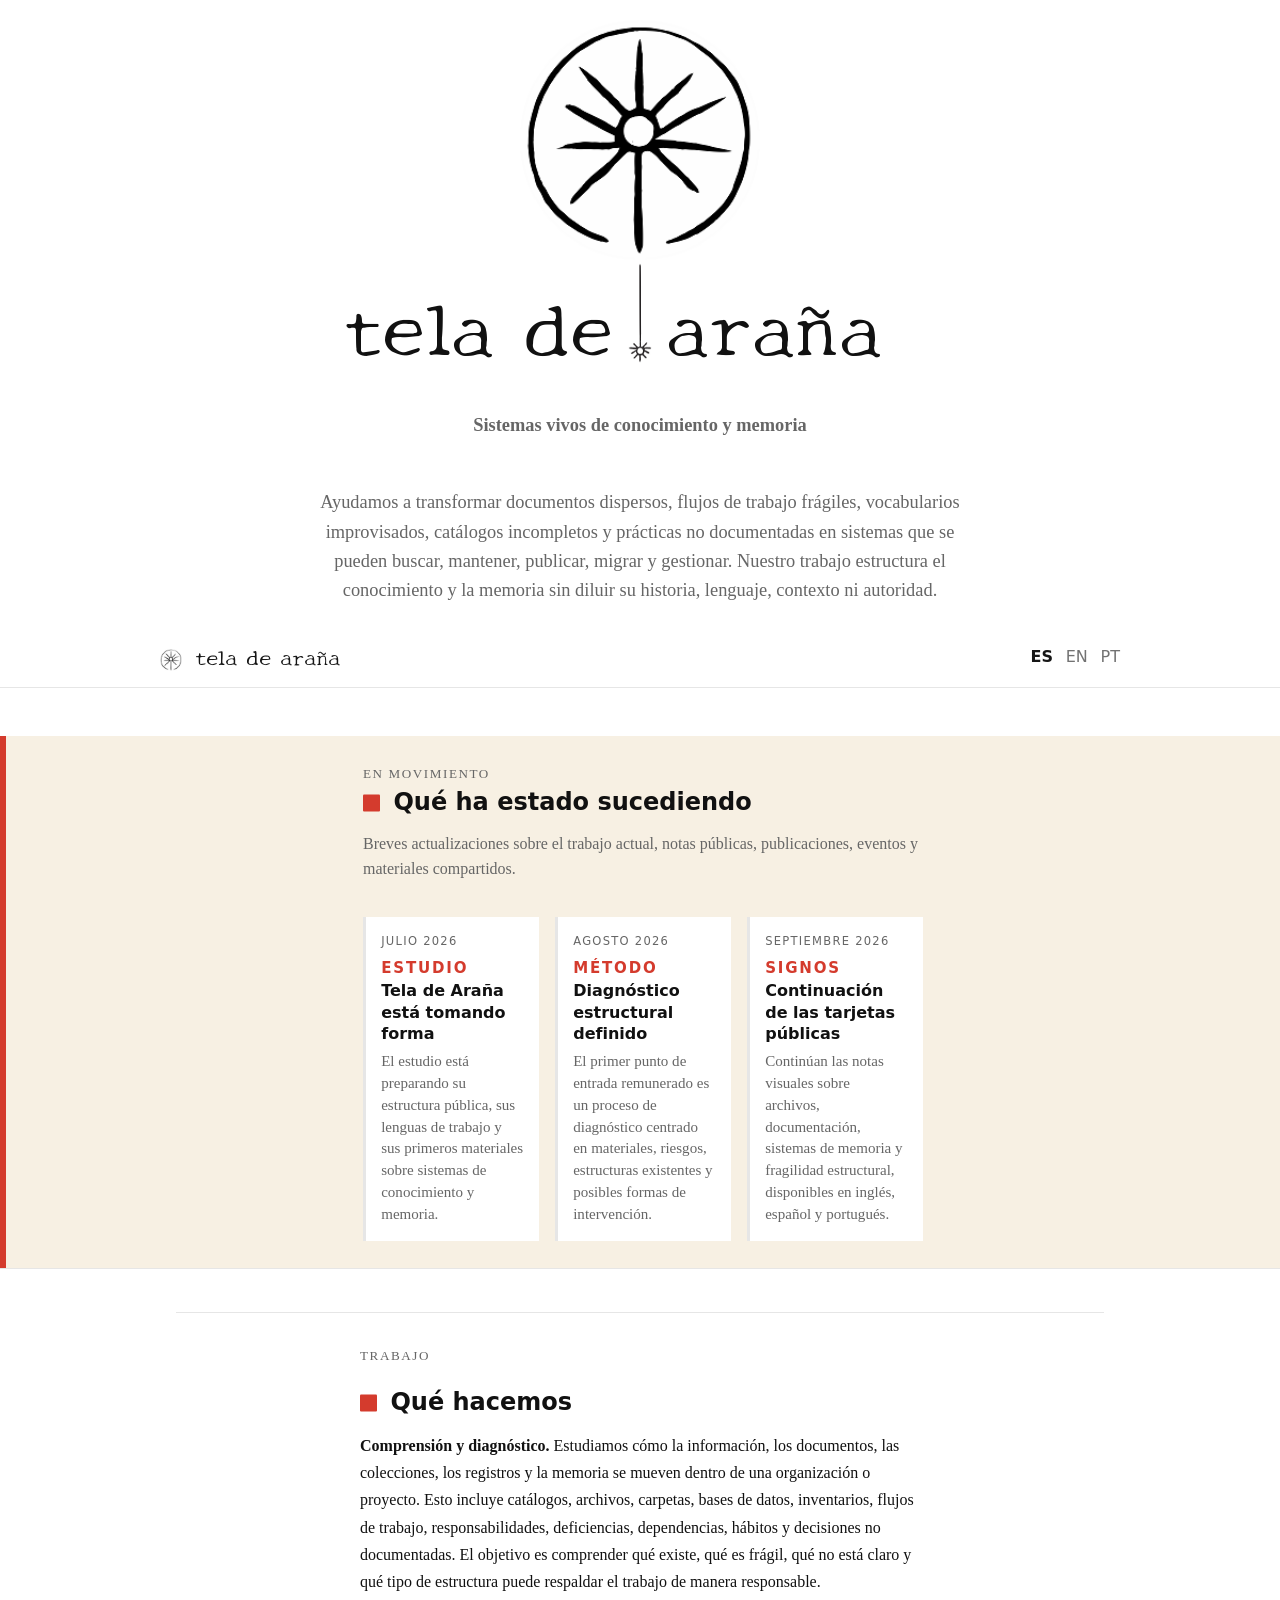
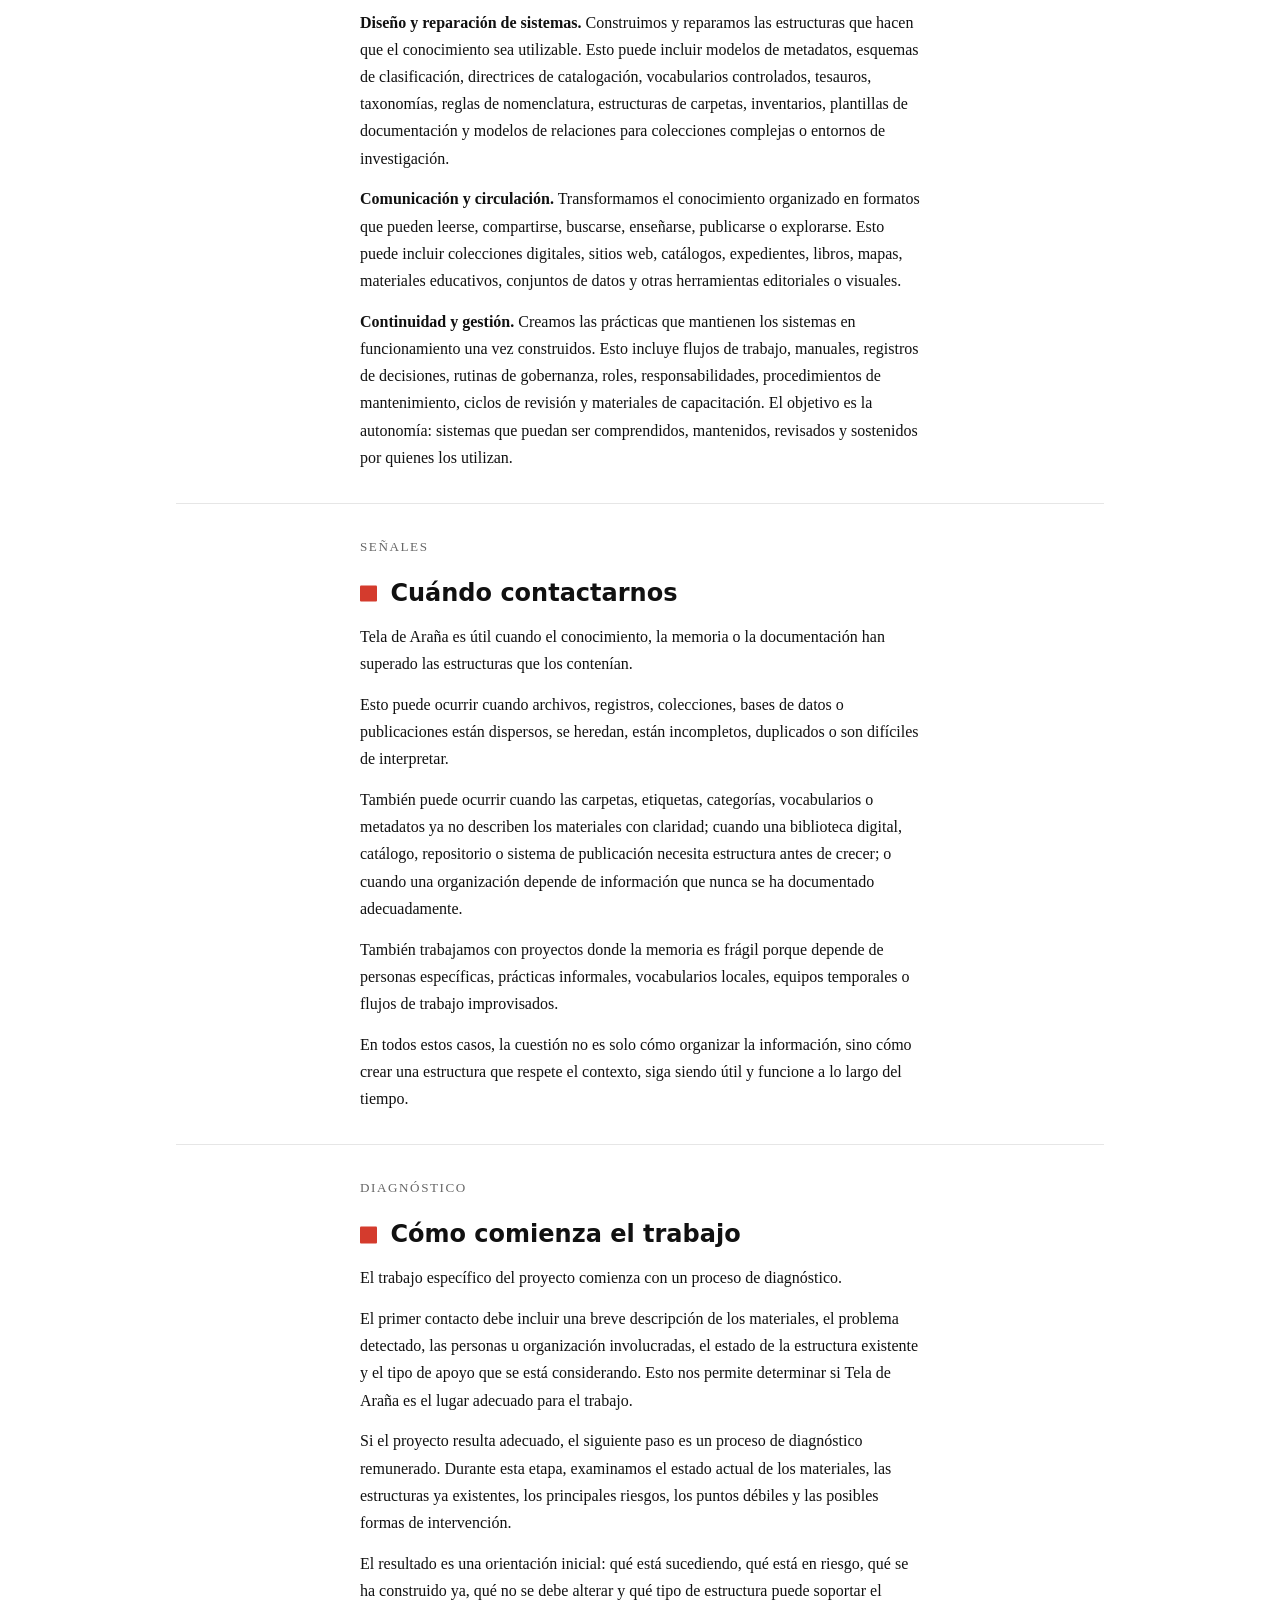
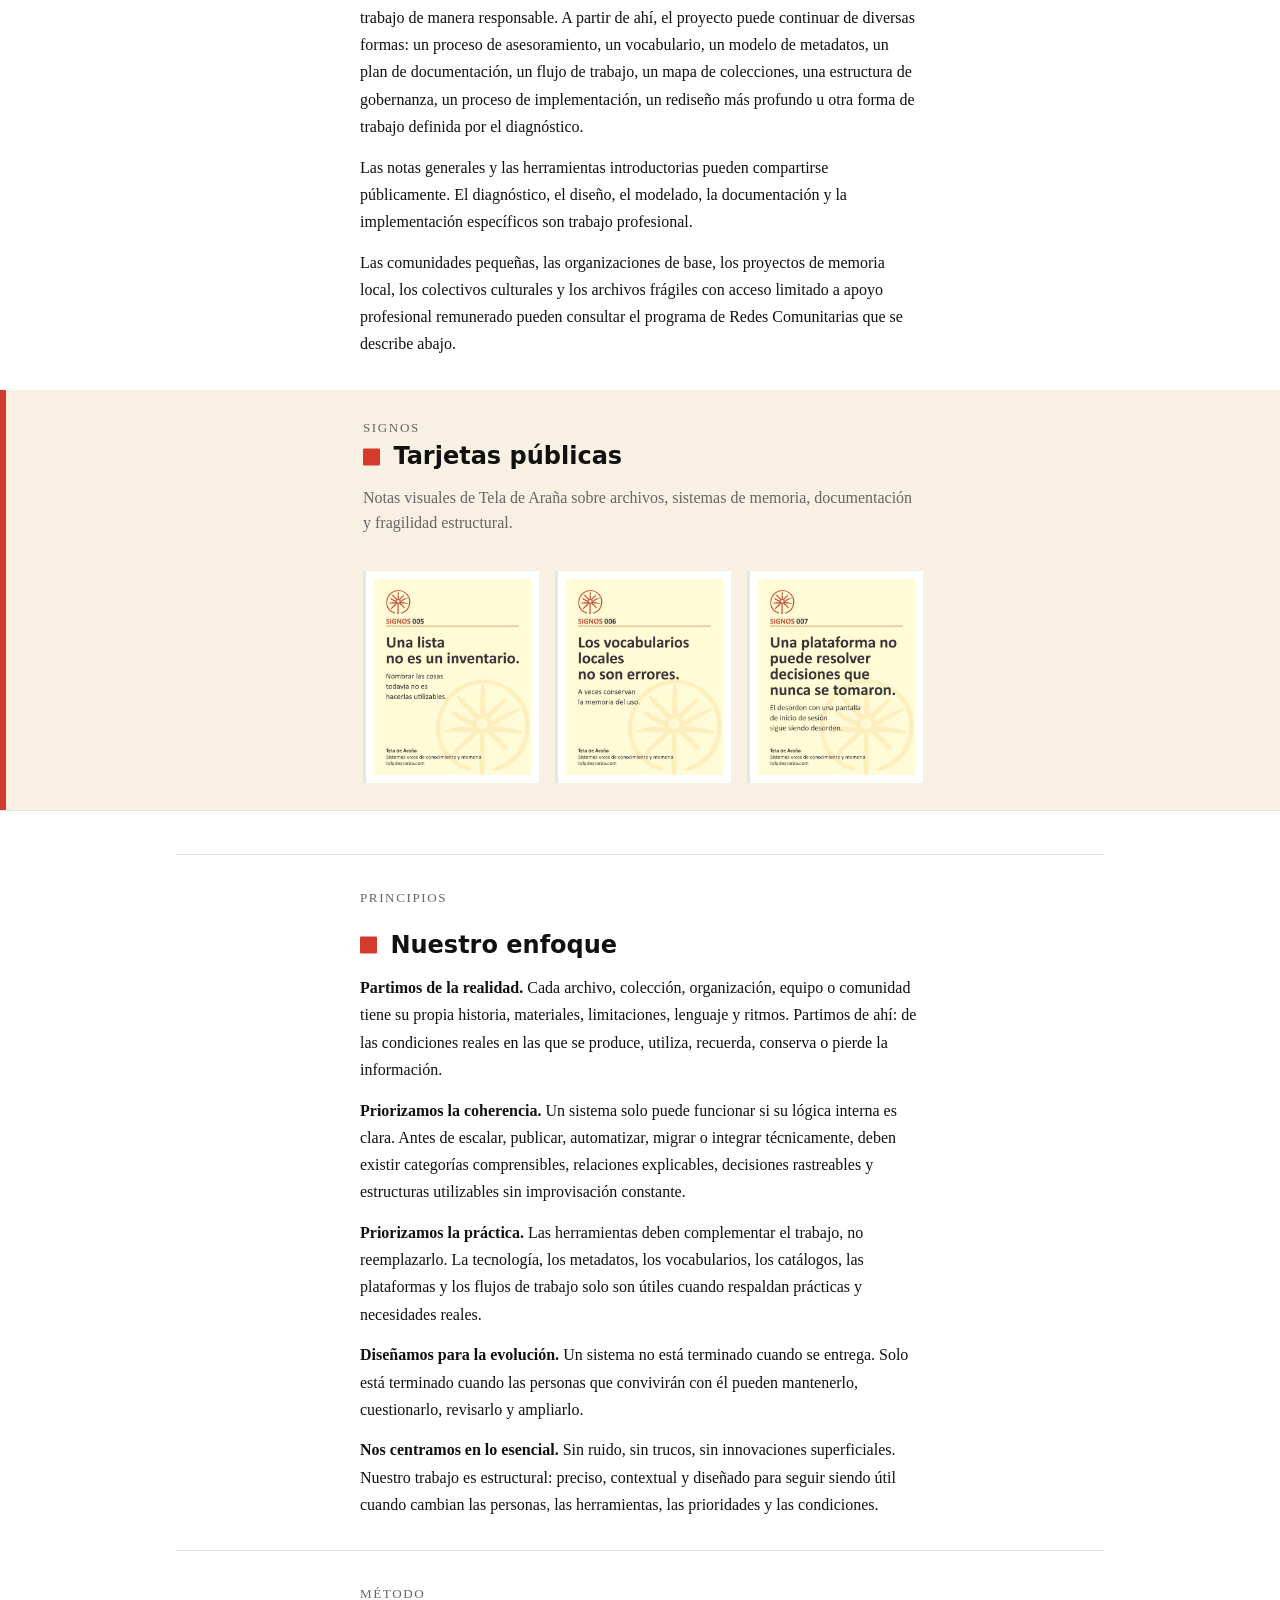
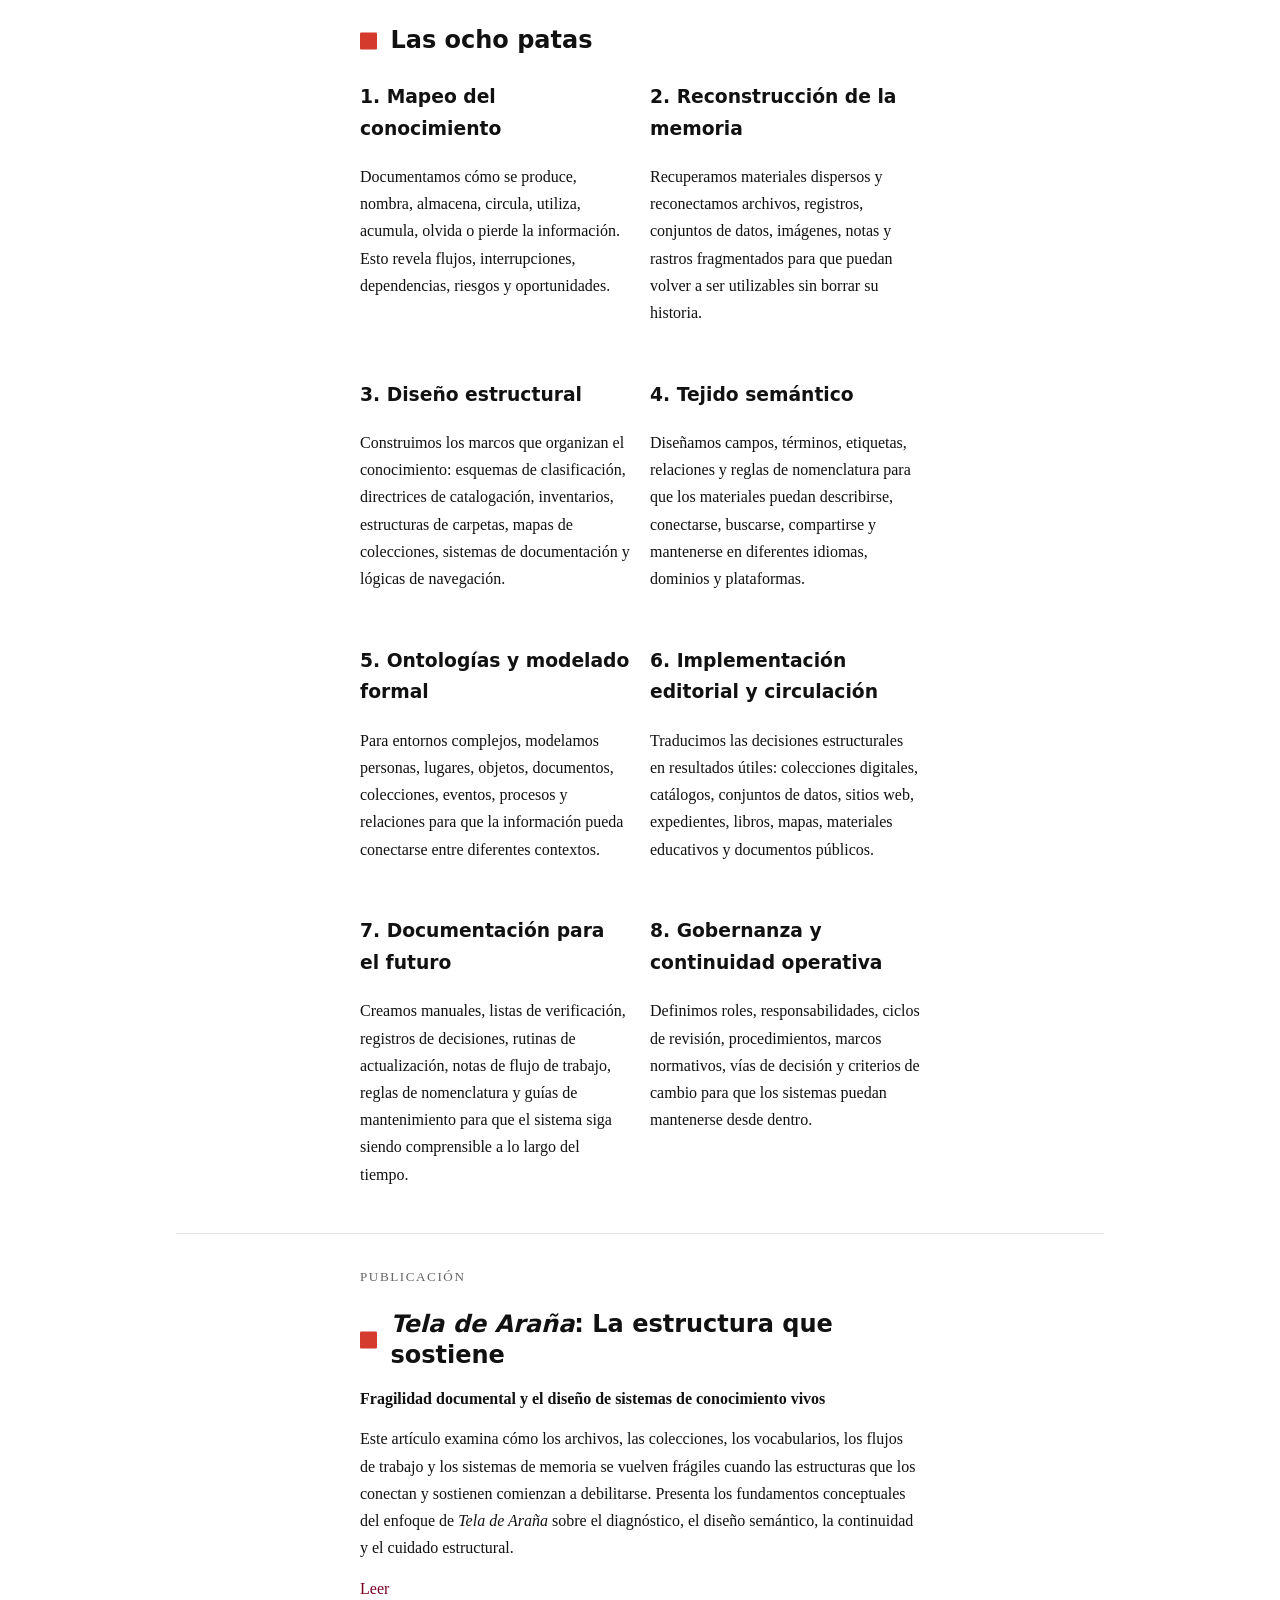
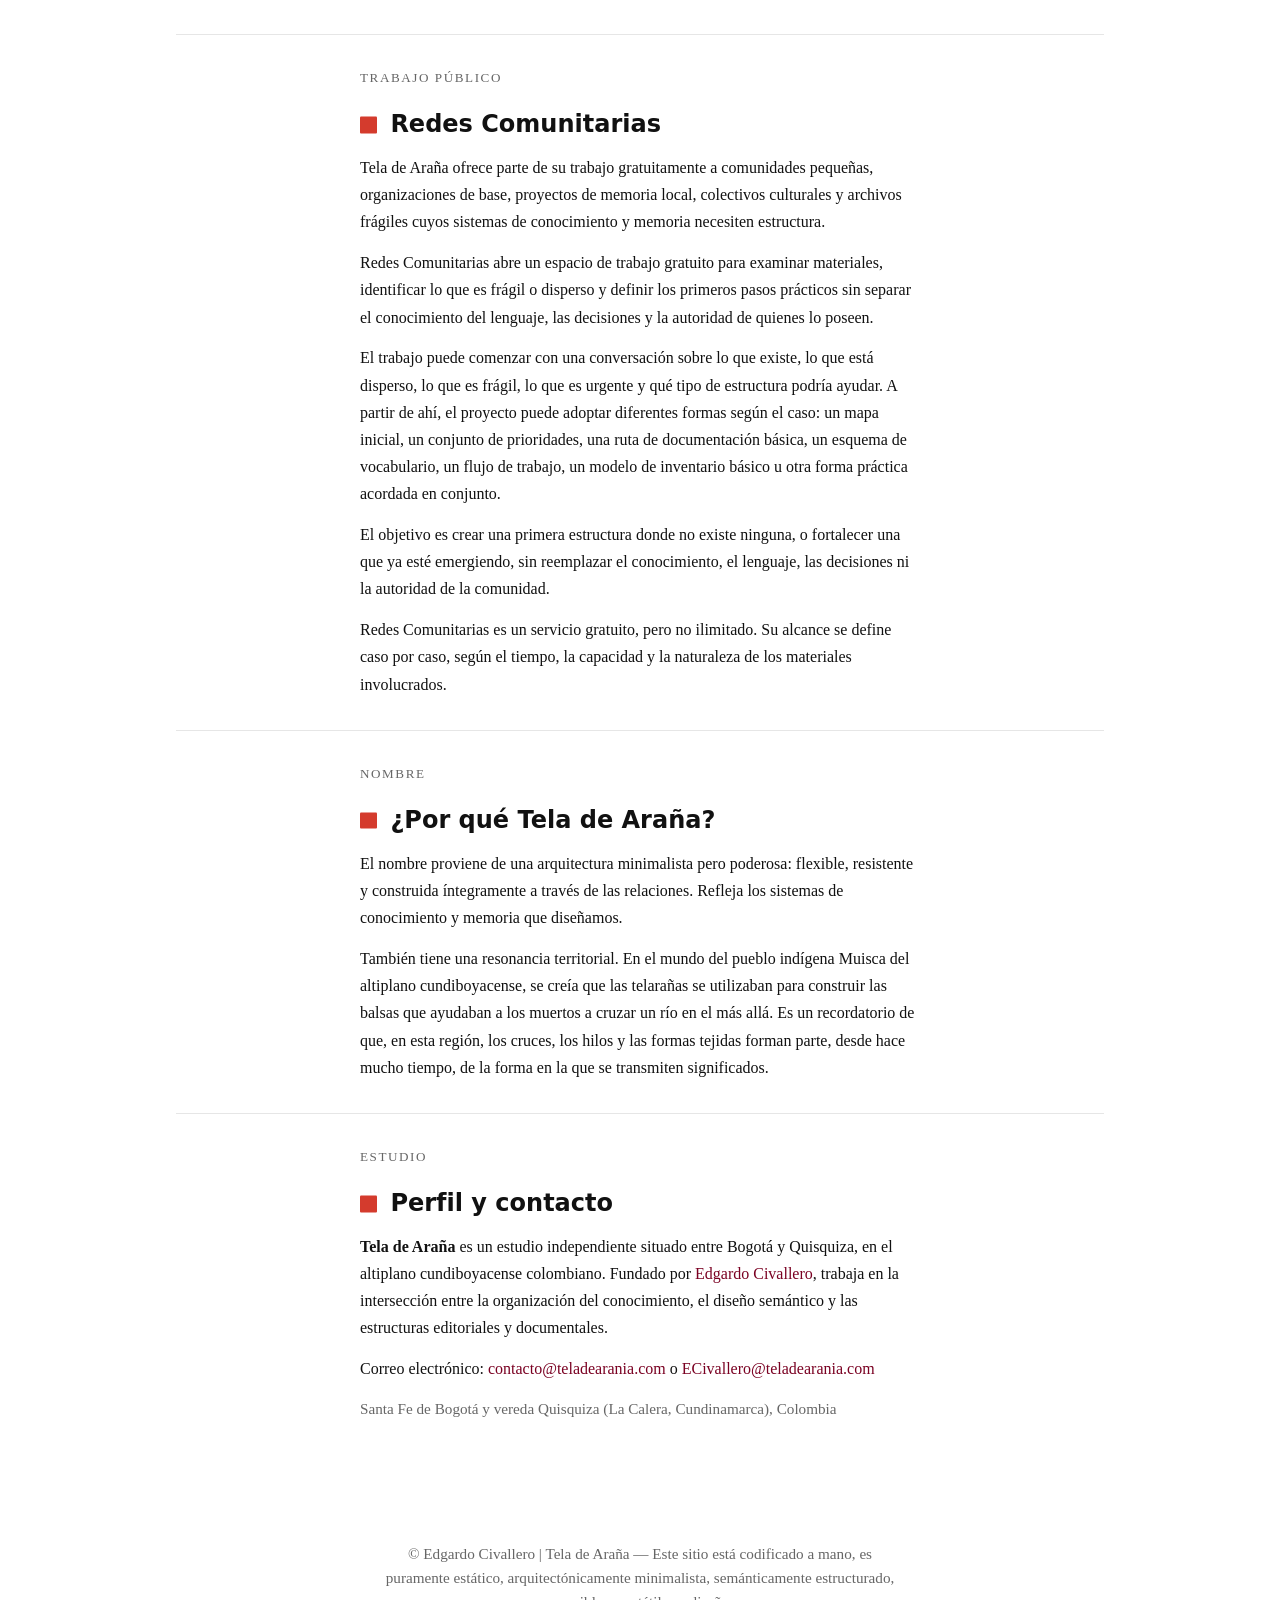
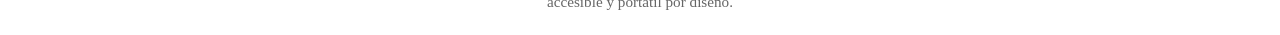
<file: index.html>
<!DOCTYPE html>

<html lang="es">

<head>

<title>Tela de Araña | Sistemas vivos de conocimiento y memoria | por Edgardo Civallero</title>

<link rel="icon" href="/favicon.ico" type="image/x-icon">
<link rel="icon" href="/favicon.png?v=2">

<meta charset="utf-8">
<meta name="viewport" content="width=device-width, initial-scale=1">
<meta name="description" content="Estudio latinoamericano especializado en organización del conocimiento, diseño semántico y sistemas documentales-editoriales para instituciones, organizaciones y colectivos.">

<link rel="preload" href="style.css" as="style">
<link rel="stylesheet" href="style.css">
<meta name="color-scheme" content="light dark">

<!-- Structured data -->

<script type="application/ld+json">
{
"@context": "https://schema.org",
"@type": "Organization",
"name": "Tela de Araña",
"url": "https://teladearania.com/",
"description": "Estudio independiente dedicado a sistemas vivos de conocimiento y memoria en América Latina.",
"founder": "Edgardo Civallero",
"address": {
"@type": "PostalAddress",
"addressLocality": "Bogotá",
"addressCountry": "CO"
}
}
</script>

</head>

<body>

<header role="banner">
<figure class="brand" role="group" aria-label="Tela de Araña">
<img class="brand-circle" src="img/mark-circle.png" alt="Glifo de Tela de Araña">
<figcaption class="brand-wordmark" aria-label="tela de araña">
<span class="left">tela de</span>
<img class="brand-thread" src="img/mark-thread.png" alt="" aria-hidden="true">
<span class="right">araña</span>
</figcaption>
</figure>

<p class="lead">
<strong>Sistemas vivos de conocimiento y memoria</strong></p>
<p class="lead">
Ayudamos a transformar documentos dispersos, flujos de trabajo frágiles, vocabularios improvisados, catálogos incompletos y prácticas no documentadas en sistemas que se pueden buscar, mantener, publicar, migrar y gestionar. Nuestro trabajo estructura el conocimiento y la memoria sin diluir su historia, lenguaje, contexto ni autoridad.</p>
</header>

<nav class="topbar">
<div class="topbar-inner">
<a class="topbar-brand" href="/">
<img src="img/mark-circle.png" alt="" class="topbar-logo">
tela de araña
</a>
<div class="topbar-lang">
<a href="/" lang="es" aria-current="page">ES</a>
<a href="english.html" lang="en">EN</a>
<a href="portugues.html" lang="pt">PT</a>
</div>
</div>
</nav>

<main id="content" role="main">

<section id="in-motion" class="in-motion-wrap" aria-labelledby="h-motion">
<div class="in-motion">
<div class="motion-head">
<div class="kicker">En movimiento</div>
<h2 id="h-motion">Qué ha estado sucediendo</h2>
<p>
Breves actualizaciones sobre el trabajo actual, notas públicas, publicaciones, eventos y materiales compartidos.</p>
</div>

<div class="motion-list" aria-label="Últimas actualizaciones">
<article class="motion-item">
<time datetime="2026-07-01">Julio 2026</time>
<p class="motion-type">Estudio</p>
<h3>Tela de Araña está tomando forma</h3>
<p>
El estudio está preparando su estructura pública, sus lenguas de trabajo y sus primeros materiales sobre sistemas de conocimiento y memoria.</p>
</article>

<article class="motion-item">
<time datetime="2026-08-01">Agosto 2026</time>
<p class="motion-type">Método</p>
<h3>Diagnóstico estructural definido</h3>
<p>
El primer punto de entrada remunerado es un proceso de diagnóstico centrado en materiales, riesgos, estructuras existentes y posibles formas de intervención.</p>
</article>

<article class="motion-item">
<time datetime="2026-09-01">Septiembre 2026</time>
<p class="motion-type">Signos</p>
<h3>Continuación de las tarjetas públicas</h3>
<p>
Continúan las notas visuales sobre archivos, documentación, sistemas de memoria y fragilidad estructural, disponibles en inglés, español y portugués.</p>
</article>
</div>
</div>
</section>

<hr>

<section id="trabajo" aria-labelledby="h-trabajo">
<div class="kicker">Trabajo</div>
<h2 id="h-trabajo">Qué hacemos</h2>
<p>
<strong>Comprensión y diagnóstico.</strong> Estudiamos cómo la información, los documentos, las colecciones, los registros y la memoria se mueven dentro de una organización o proyecto. Esto incluye catálogos, archivos, carpetas, bases de datos, inventarios, flujos de trabajo, responsabilidades, deficiencias, dependencias, hábitos y decisiones no documentadas. El objetivo es comprender qué existe, qué es frágil, qué no está claro y qué tipo de estructura puede respaldar el trabajo de manera responsable.</p>
<p>
<strong>Diseño y reparación de sistemas.</strong> Construimos y reparamos las estructuras que hacen que el conocimiento sea utilizable. Esto puede incluir modelos de metadatos, esquemas de clasificación, directrices de catalogación, vocabularios controlados, tesauros, taxonomías, reglas de nomenclatura, estructuras de carpetas, inventarios, plantillas de documentación y modelos de relaciones para colecciones complejas o entornos de investigación.</p>
<p>
<strong>Comunicación y circulación.</strong> Transformamos el conocimiento organizado en formatos que pueden leerse, compartirse, buscarse, enseñarse, publicarse o explorarse. Esto puede incluir colecciones digitales, sitios web, catálogos, expedientes, libros, mapas, materiales educativos, conjuntos de datos y otras herramientas editoriales o visuales.</p>
<p>
<strong>Continuidad y gestión.</strong> Creamos las prácticas que mantienen los sistemas en funcionamiento una vez construidos. Esto incluye flujos de trabajo, manuales, registros de decisiones, rutinas de gobernanza, roles, responsabilidades, procedimientos de mantenimiento, ciclos de revisión y materiales de capacitación. El objetivo es la autonomía: sistemas que puedan ser comprendidos, mantenidos, revisados ​y sostenidos por quienes los utilizan.</p>
</section>

<hr>

<section id="senales" aria-labelledby="h-senales">
<div class="kicker">Señales</div>
<h2 id="h-senales">Cuándo contactarnos</h2>
<p>
Tela de Araña es útil cuando el conocimiento, la memoria o la documentación han superado las estructuras que los contenían.</p>
<p>
Esto puede ocurrir cuando archivos, registros, colecciones, bases de datos o publicaciones están dispersos, se heredan, están incompletos, duplicados o son difíciles de interpretar.</p>
<p>
También puede ocurrir cuando las carpetas, etiquetas, categorías, vocabularios o metadatos ya no describen los materiales con claridad; cuando una biblioteca digital, catálogo, repositorio o sistema de publicación necesita estructura antes de crecer; o cuando una organización depende de información que nunca se ha documentado adecuadamente.</p>
<p>
También trabajamos con proyectos donde la memoria es frágil porque depende de personas específicas, prácticas informales, vocabularios locales, equipos temporales o flujos de trabajo improvisados.</p>
<p>
En todos estos casos, la cuestión no es solo cómo organizar la información, sino cómo crear una estructura que respete el contexto, siga siendo útil y funcione a lo largo del tiempo.</p>
</section>

<hr>

<section id="diagnostico" aria-labelledby="h-diagnostico">
<div class="kicker">Diagnóstico</div>
<h2 id="h-diagnostico">Cómo comienza el trabajo</h2>
<p>
El trabajo específico del proyecto comienza con un proceso de diagnóstico.</p>
<p>
El primer contacto debe incluir una breve descripción de los materiales, el problema detectado, las personas u organización involucradas, el estado de la estructura existente y el tipo de apoyo que se está considerando. Esto nos permite determinar si Tela de Araña es el lugar adecuado para el trabajo.</p>
<p>
Si el proyecto resulta adecuado, el siguiente paso es un proceso de diagnóstico remunerado. Durante esta etapa, examinamos el estado actual de los materiales, las estructuras ya existentes, los principales riesgos, los puntos débiles y las posibles formas de intervención.</p>
<p>
El resultado es una orientación inicial: qué está sucediendo, qué está en riesgo, qué se ha construido ya, qué no se debe alterar y qué tipo de estructura puede soportar el trabajo de manera responsable. A partir de ahí, el proyecto puede continuar de diversas formas: un proceso de asesoramiento, un vocabulario, un modelo de metadatos, un plan de documentación, un flujo de trabajo, un mapa de colecciones, una estructura de gobernanza, un proceso de implementación, un rediseño más profundo u otra forma de trabajo definida por el diagnóstico.</p>
<p>
Las notas generales y las herramientas introductorias pueden compartirse públicamente. El diagnóstico, el diseño, el modelado, la documentación y la implementación específicos son trabajo profesional.</p>
<p>
Las comunidades pequeñas, las organizaciones de base, los proyectos de memoria local, los colectivos culturales y los archivos frágiles con acceso limitado a apoyo profesional remunerado pueden consultar el programa de Redes Comunitarias que se describe abajo.</p>
</section>

<section id="signs-gallery" class="signs-gallery-wrap" aria-labelledby="h-signs-gallery">
<div class="signs-gallery">
<div class="signs-gallery-head">
<div class="kicker">Signos</div>
<h2 id="h-signs-gallery">Tarjetas públicas</h2>
<p>
Notas visuales de Tela de Araña sobre archivos, sistemas de memoria, documentación y fragilidad estructural.</p>
</div>

<div class="signs-gallery-list" aria-label="Tarjetas visuales de Signos">

<article class="signs-card">
<a href="img/signos005.png" target="_blank" rel="noopener noreferrer">
<img src="img/signos005.png">
</a>
</article>

<article class="signs-card">
<a href="img/signos006.png" target="_blank" rel="noopener noreferrer">
<img src="img/signos006.png">
</a>
</article>

<article class="signs-card">
<a href="img/signos007.png" target="_blank" rel="noopener noreferrer">
<img src="img/signos007.png">
</a>
</article>
</div>
</div>
</section>

<hr>

<section id="principios" aria-labelledby="h-principios">
<div class="kicker">Principios</div>
<h2 id="h-principios">Nuestro enfoque</h2>
<p>
<strong>Partimos de la realidad.</strong> Cada archivo, colección, organización, equipo o comunidad tiene su propia historia, materiales, limitaciones, lenguaje y ritmos. Partimos de ahí: de las condiciones reales en las que se produce, utiliza, recuerda, conserva o pierde la información.</p>
<p>
<strong>Priorizamos la coherencia.</strong> Un sistema solo puede funcionar si su lógica interna es clara. Antes de escalar, publicar, automatizar, migrar o integrar técnicamente, deben existir categorías comprensibles, relaciones explicables, decisiones rastreables y estructuras utilizables sin improvisación constante.</p>
<p>
<strong>Priorizamos la práctica.</strong> Las herramientas deben complementar el trabajo, no reemplazarlo. La tecnología, los metadatos, los vocabularios, los catálogos, las plataformas y los flujos de trabajo solo son útiles cuando respaldan prácticas y necesidades reales.</p>
<p>
<strong>Diseñamos para la evolución.</strong> Un sistema no está terminado cuando se entrega. Solo está terminado cuando las personas que convivirán con él pueden mantenerlo, cuestionarlo, revisarlo y ampliarlo.</p>
<p>
<strong>Nos centramos en lo esencial.</strong> Sin ruido, sin trucos, sin innovaciones superficiales. Nuestro trabajo es estructural: preciso, contextual y diseñado para seguir siendo útil cuando cambian las personas, las herramientas, las prioridades y las condiciones.</p>
</section>

<hr>

<section id="metodo" aria-labelledby="h-metodo">
<div class="kicker">Método</div>
<h2 id="h-metodo">Las ocho patas</h2>
<div class="grid grid-2" role="list">
<article role="listitem"><h3>1. Mapeo del conocimiento</h3><p>
Documentamos cómo se produce, nombra, almacena, circula, utiliza, acumula, olvida o pierde la información. Esto revela flujos, interrupciones, dependencias, riesgos y oportunidades.</p></article>
<article role="listitem"><h3>2. Reconstrucción de la memoria</h3><p>
Recuperamos materiales dispersos y reconectamos archivos, registros, conjuntos de datos, imágenes, notas y rastros fragmentados para que puedan volver a ser utilizables sin borrar su historia.</p></article>
<article role="listitem"><h3>3. Diseño estructural</h3><p>
Construimos los marcos que organizan el conocimiento: esquemas de clasificación, directrices de catalogación, inventarios, estructuras de carpetas, mapas de colecciones, sistemas de documentación y lógicas de navegación.</p></article>
<article role="listitem"><h3>4. Tejido semántico</h3><p>
Diseñamos campos, términos, etiquetas, relaciones y reglas de nomenclatura para que los materiales puedan describirse, conectarse, buscarse, compartirse y mantenerse en diferentes idiomas, dominios y plataformas.</p></article>
<article role="listitem"><h3>5. Ontologías y modelado formal</h3><p>
Para entornos complejos, modelamos personas, lugares, objetos, documentos, colecciones, eventos, procesos y relaciones para que la información pueda conectarse entre diferentes contextos.</p></article>
<article role="listitem"><h3>6. Implementación editorial y circulación</h3><p>
Traducimos las decisiones estructurales en resultados útiles: colecciones digitales, catálogos, conjuntos de datos, sitios web, expedientes, libros, mapas, materiales educativos y documentos públicos.</p></article>
<article role="listitem"><h3>7. Documentación para el futuro</h3><p>
Creamos manuales, listas de verificación, registros de decisiones, rutinas de actualización, notas de flujo de trabajo, reglas de nomenclatura y guías de mantenimiento para que el sistema siga siendo comprensible a lo largo del tiempo.</p></article>
<article role="listitem"><h3>8. Gobernanza y continuidad operativa</h3><p>
Definimos roles, responsabilidades, ciclos de revisión, procedimientos, marcos normativos, vías de decisión y criterios de cambio para que los sistemas puedan mantenerse desde dentro.</p></article>
</div>
</section>

<hr>

<section id="publication-structure-that-holds" aria-labelledby="h-structure-that-holds">
<div class="kicker">Publicación</div>

<h2 id="h-structure-that-holds">
<i>Tela de Araña</i>: La estructura que sostiene</h2>
<p>
<strong>Fragilidad documental y el diseño de sistemas de conocimiento vivos</strong></p>
<p>
Este artículo examina cómo los archivos, las colecciones, los vocabularios, los flujos de trabajo y los sistemas de memoria se vuelven frágiles cuando las estructuras que los conectan y sostienen comienzan a debilitarse. Presenta los fundamentos conceptuales del enfoque de <i>Tela de Araña</i> sobre el diagnóstico, el diseño semántico, la continuidad y el cuidado estructural.</p>
<p>
<a href="pubs/art01ES.pdf" target="_blank" rel="noopener noreferrer" type="application/pdf">Leer</a></p>
</section>

<hr>

<section id="trabajopublico" aria-labelledby="h-trabajopublico">
<div class="kicker">Trabajo público</div>
<h2 id="h-trabajopublico">Redes Comunitarias</h2>
<p>
Tela de Araña ofrece parte de su trabajo gratuitamente a comunidades pequeñas, organizaciones de base, proyectos de memoria local, colectivos culturales y archivos frágiles cuyos sistemas de conocimiento y memoria necesiten estructura.</p>
<p>
Redes Comunitarias abre un espacio de trabajo gratuito para examinar materiales, identificar lo que es frágil o disperso y definir los primeros pasos prácticos sin separar el conocimiento del lenguaje, las decisiones y la autoridad de quienes lo poseen.</p>
<p>
El trabajo puede comenzar con una conversación sobre lo que existe, lo que está disperso, lo que es frágil, lo que es urgente y qué tipo de estructura podría ayudar. A partir de ahí, el proyecto puede adoptar diferentes formas según el caso: un mapa inicial, un conjunto de prioridades, una ruta de documentación básica, un esquema de vocabulario, un flujo de trabajo, un modelo de inventario básico u otra forma práctica acordada en conjunto.</p>
<p>
El objetivo es crear una primera estructura donde no existe ninguna, o fortalecer una que ya esté emergiendo, sin reemplazar el conocimiento, el lenguaje, las decisiones ni la autoridad de la comunidad.</p>
<p>
Redes Comunitarias es un servicio gratuito, pero no ilimitado. Su alcance se define caso por caso, según el tiempo, la capacidad y la naturaleza de los materiales involucrados.</p>
</section>

<hr>

<section id="nombre" aria-labelledby="h-nombre">
<div class="kicker">Nombre</div>
<h2 id="h-nombre">¿Por qué Tela de Araña?</h2>
<p>El nombre proviene de una arquitectura minimalista pero poderosa: flexible, resistente y construida íntegramente a través de las relaciones. Refleja los sistemas de conocimiento y memoria que diseñamos.</p>
<p>También tiene una resonancia territorial. En el mundo del pueblo indígena Muisca del altiplano cundiboyacense, se creía que las telarañas se utilizaban para construir las balsas que ayudaban a los muertos a cruzar un río en el más allá. Es un recordatorio de que, en esta región, los cruces, los hilos y las formas tejidas forman parte, desde hace mucho tiempo, de la forma en la que se transmiten significados.</p>
</section>

<hr>

<section id="estudio" aria-labelledby="h-estudio">
<div class="kicker">Estudio</div>
<h2 id="h-estudio">Perfil y contacto</h2>
<p><strong>Tela de Araña</strong> es un estudio independiente situado entre Bogotá y Quisquiza, en el altiplano cundiboyacense colombiano. Fundado por <a href="https://edgardocivallero.com/" target="_blank" title="Edgardo Civallero">Edgardo Civallero</a>, trabaja en la intersección entre la organización del conocimiento, el diseño semántico y las estructuras editoriales y documentales.</p>
<p>Correo electrónico: <a href="mailto:contacto@teladearania.com">contacto@teladearania.com</a> o <a href="mailto:ECivallero@teladearania.com">ECivallero@teladearania.com</a></p>
<p class="small">Santa Fe de Bogotá y vereda Quisquiza (La Calera, Cundinamarca), Colombia</p>
</section>
</main>

<footer role="contentinfo">
<p class="small">© Edgardo Civallero | Tela de Araña — Este sitio está codificado a mano, es puramente estático, arquitectónicamente minimalista, semánticamente estructurado, accesible y portátil por diseño.</p>
</footer>
</body>
</html>
</file>
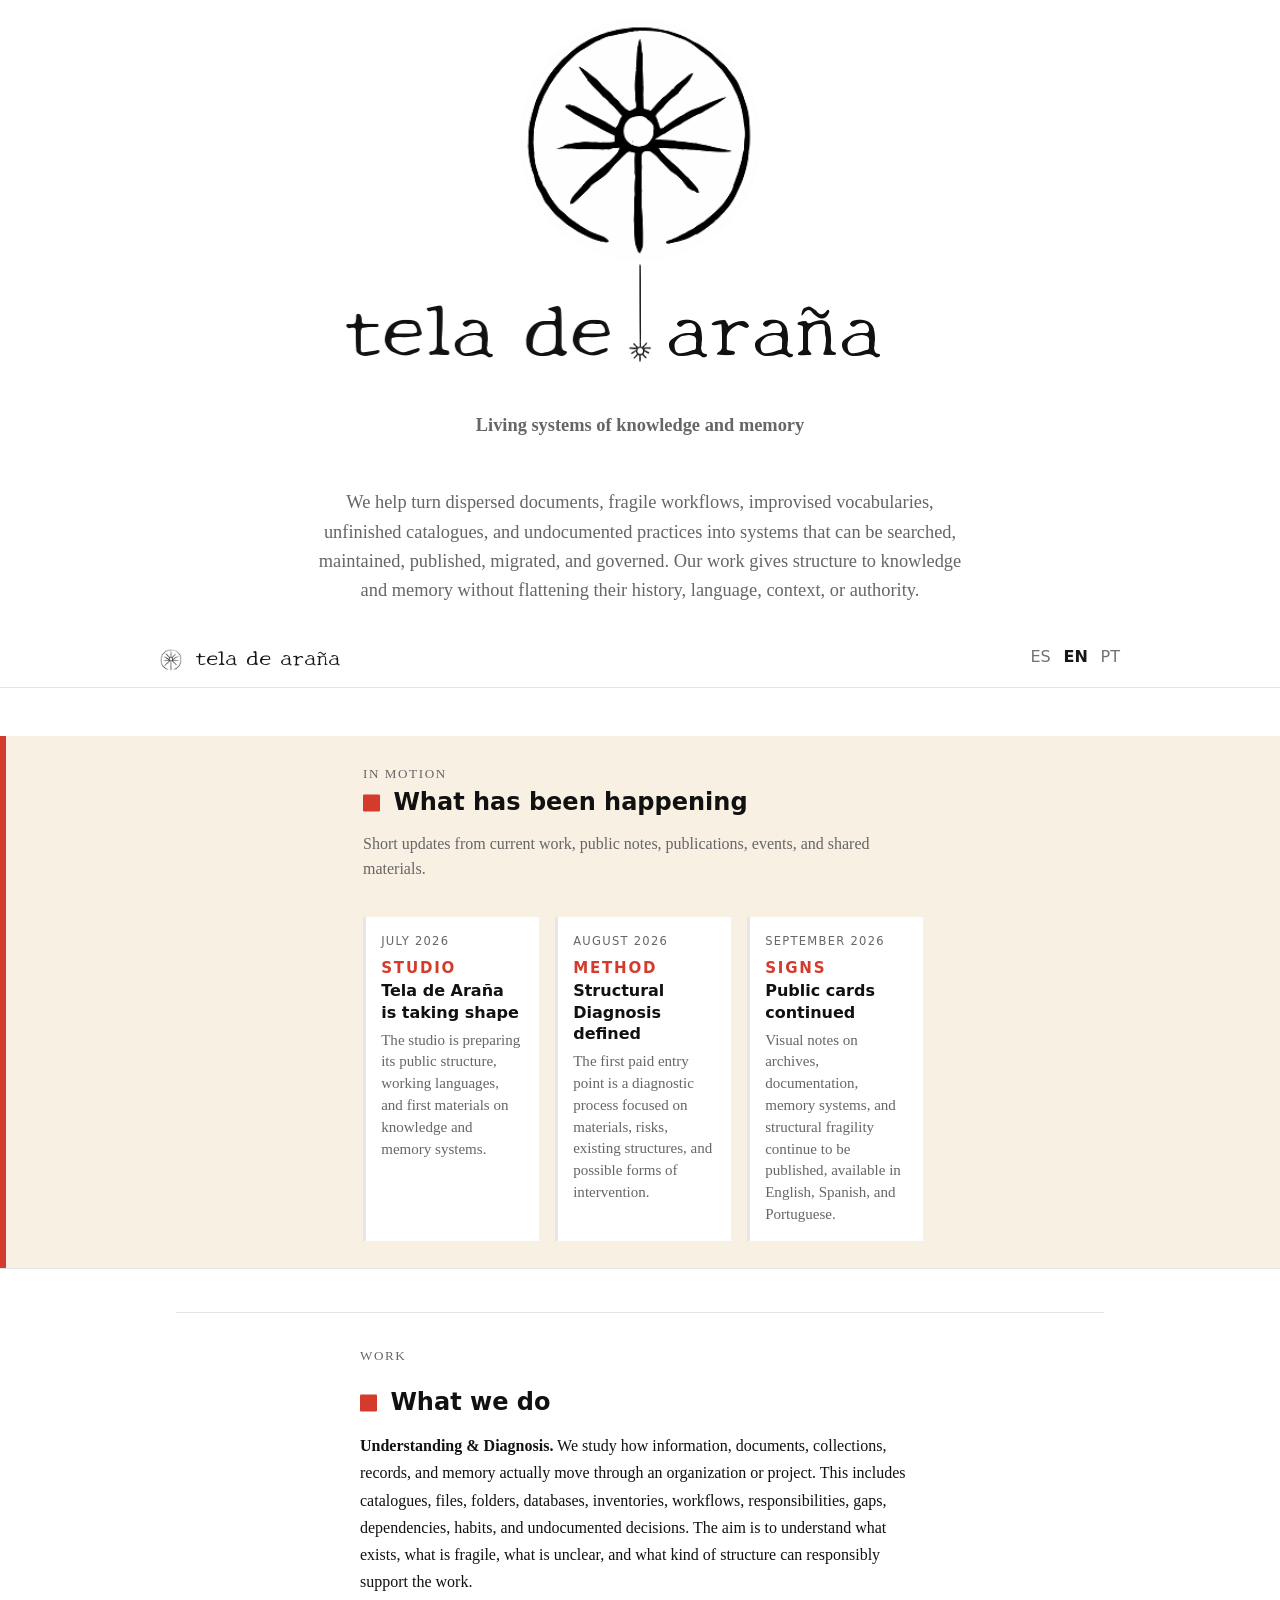
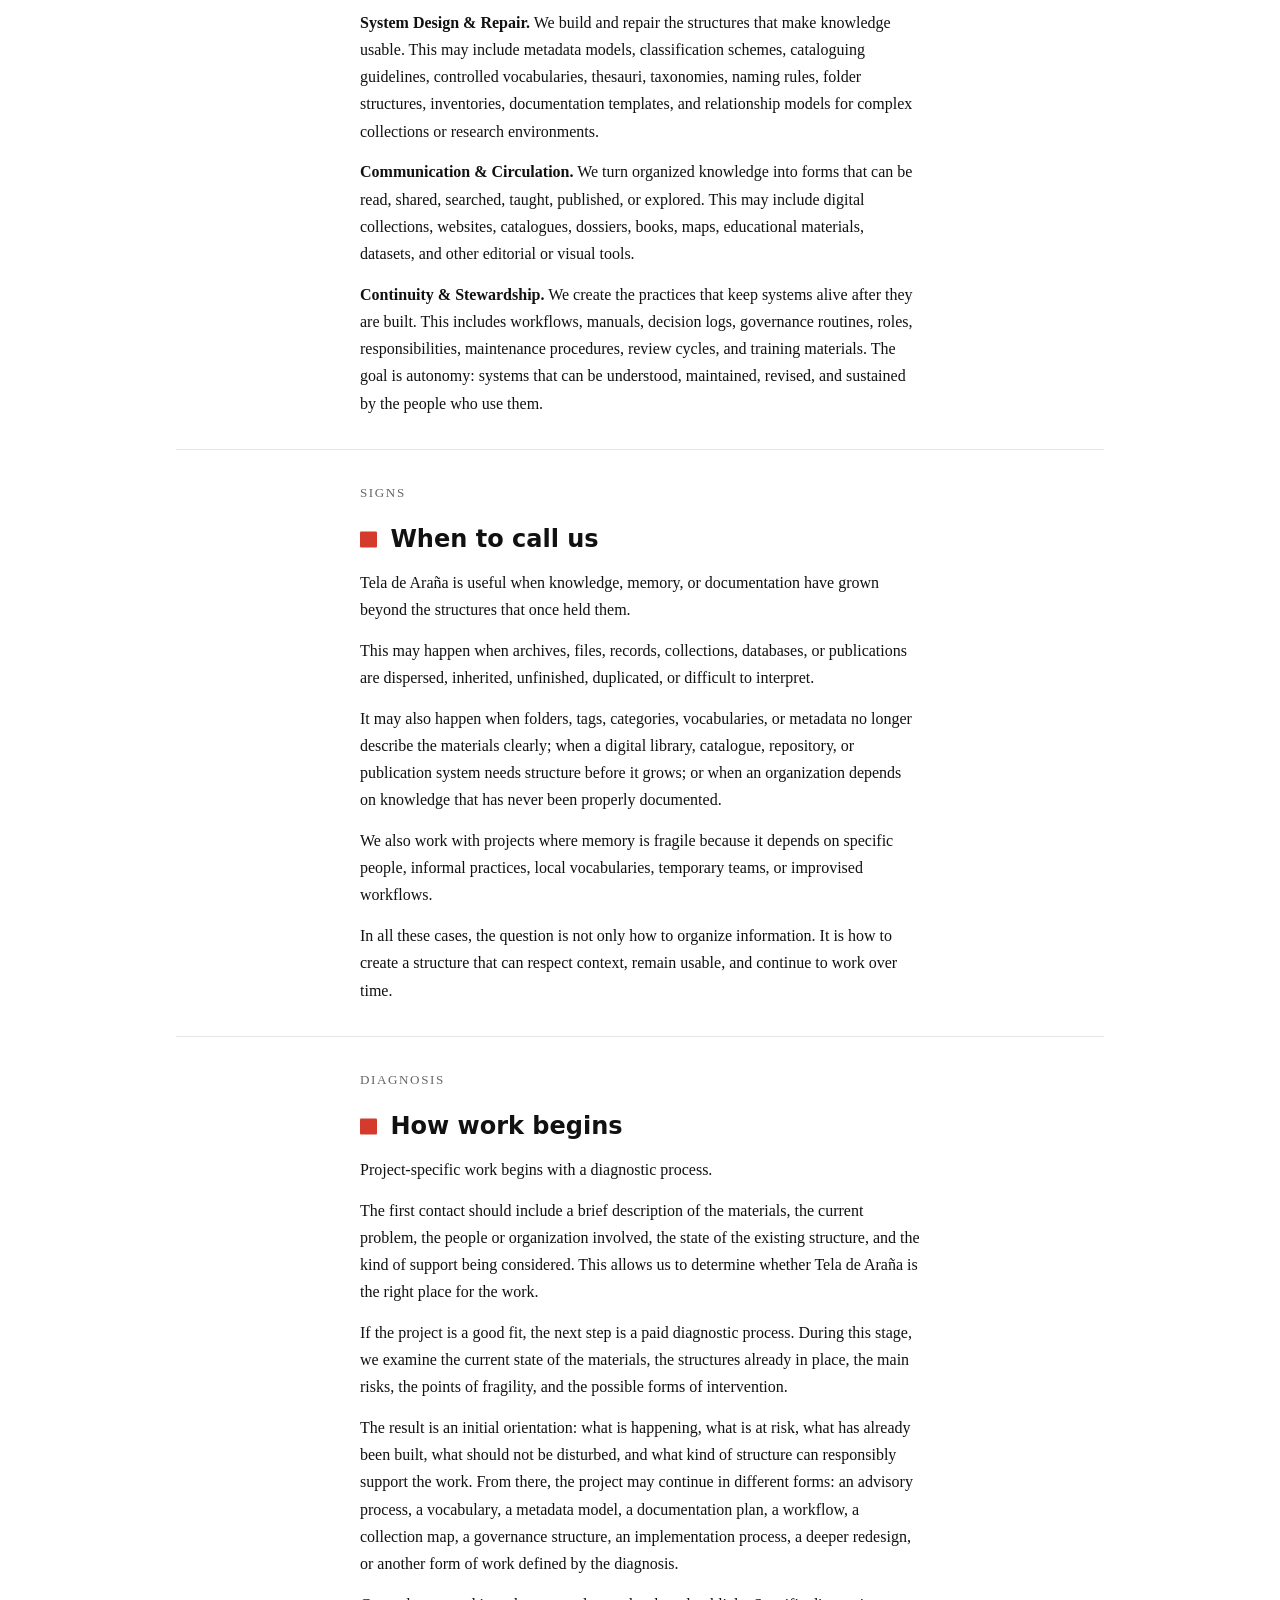
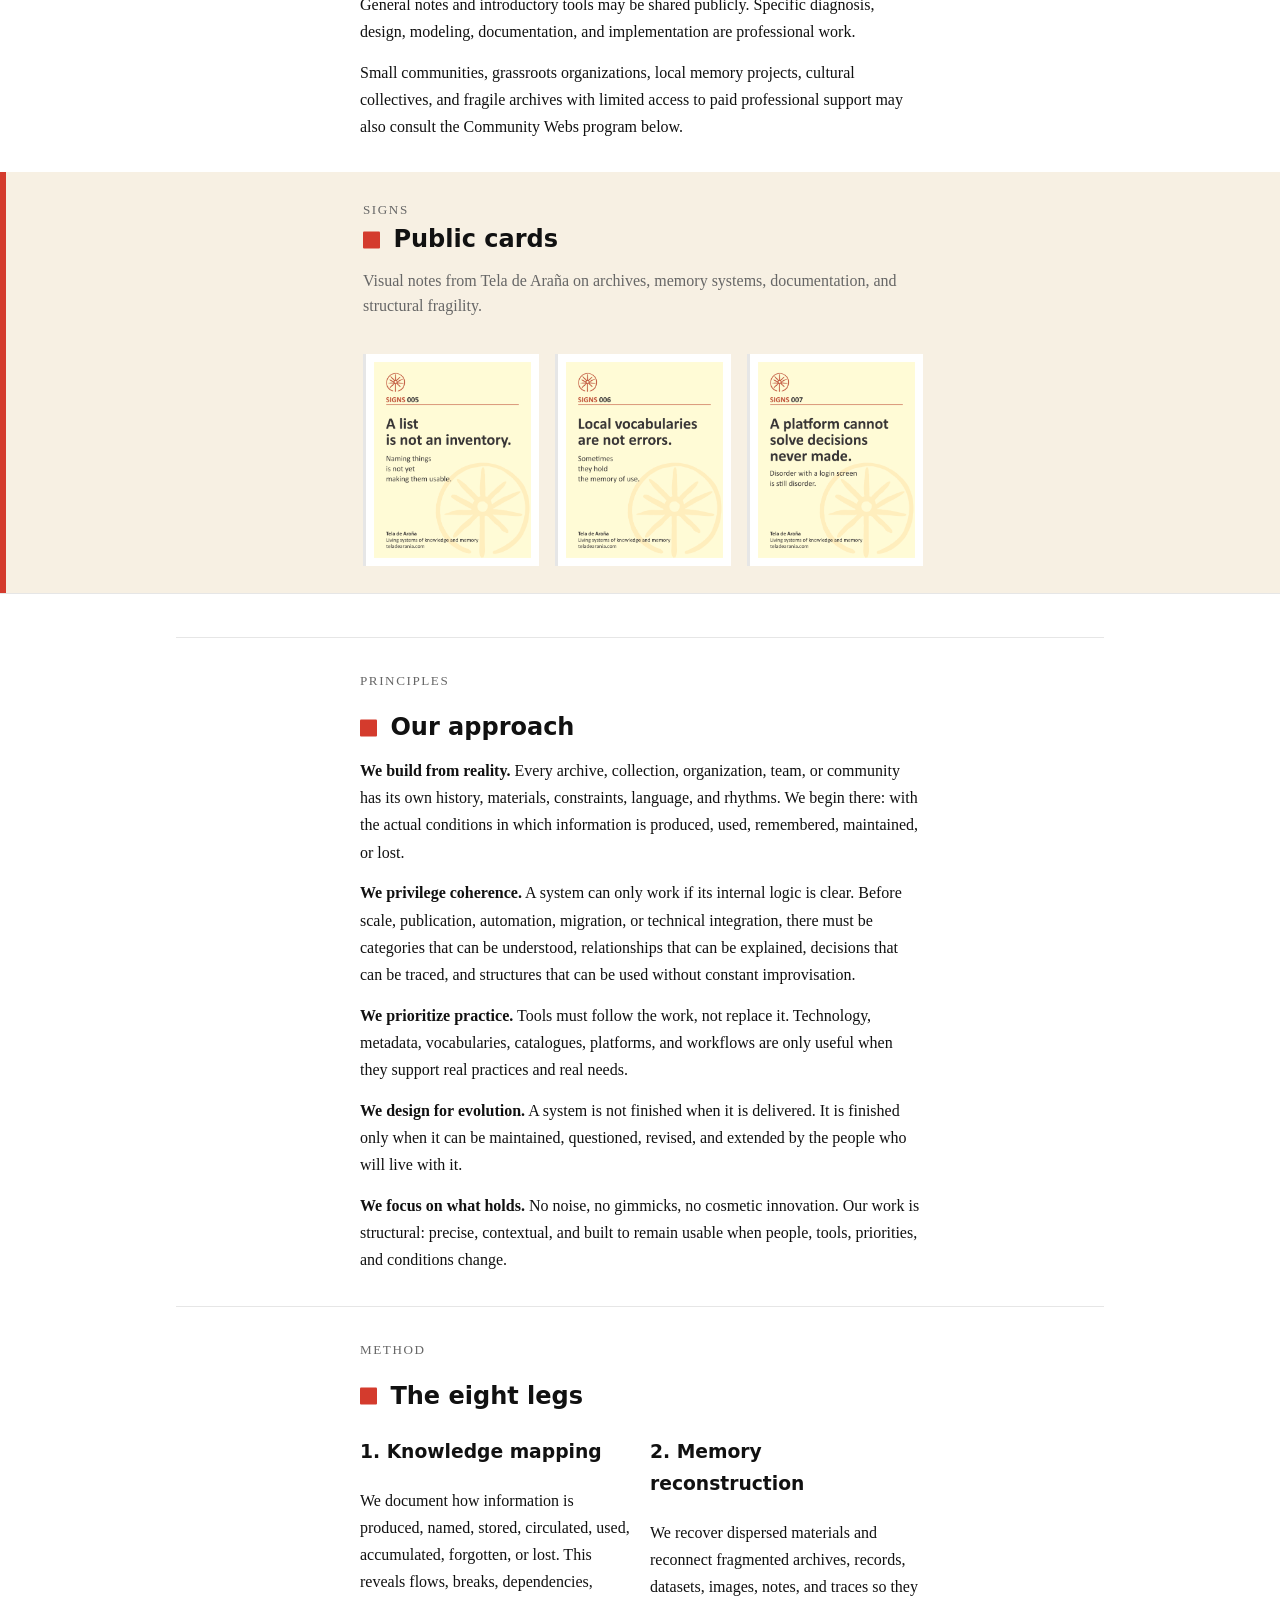
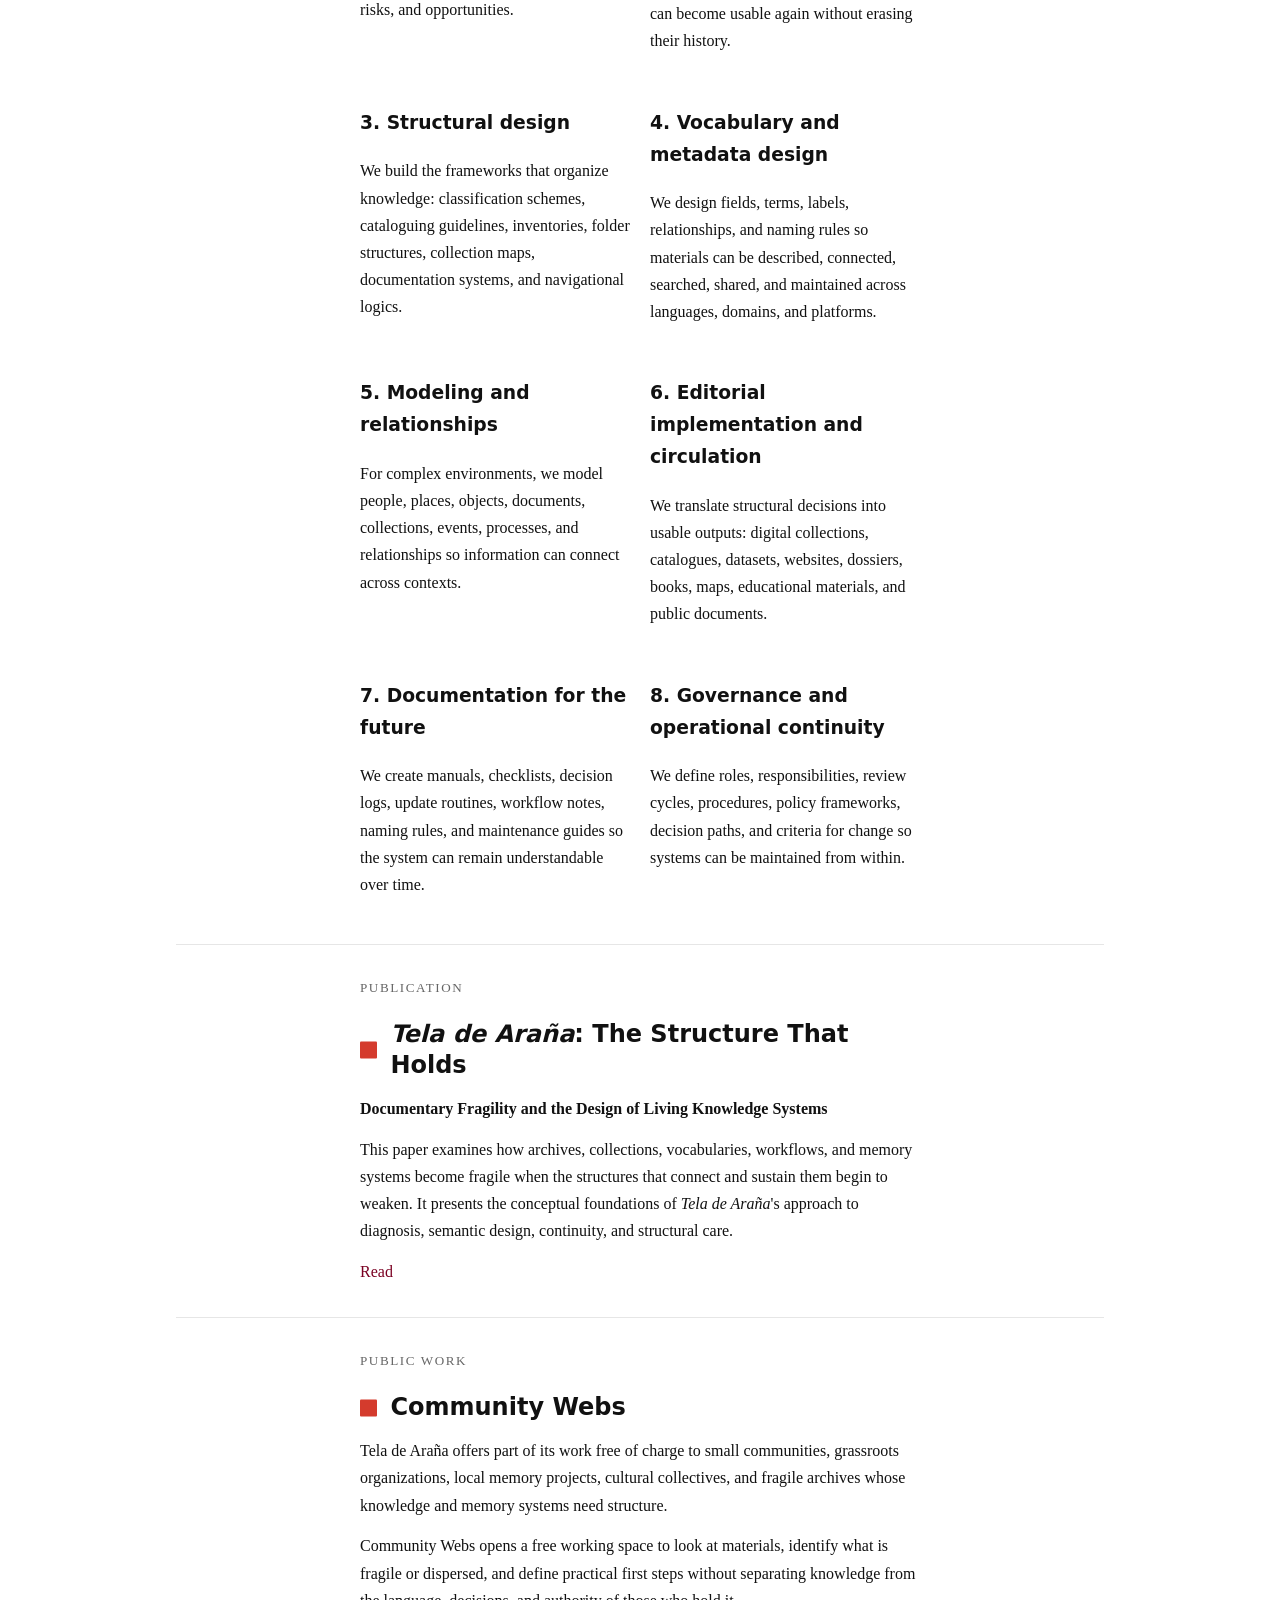
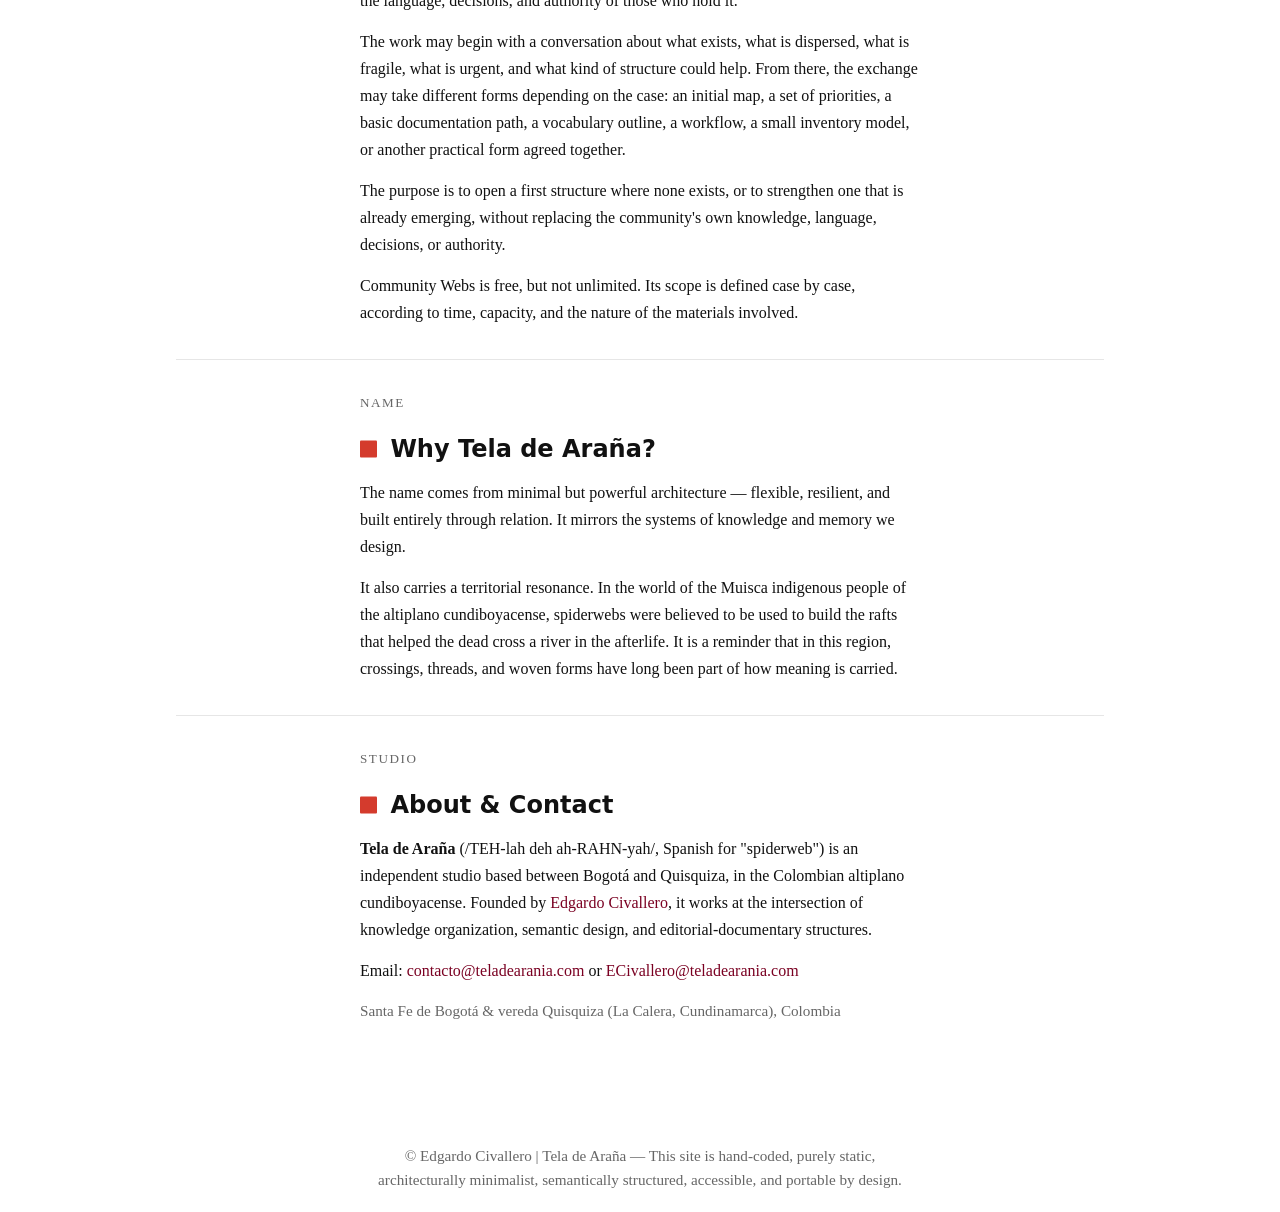
<file: english.html>
<!DOCTYPE html>

<html lang="en">

<head>

<title>Tela de Araña | Living Systems of Knowledge and Memory | by Edgardo Civallero</title>

<link rel="icon" href="/favicon.ico" type="image/x-icon">
<link rel="icon" href="/favicon.png?v=2">

<meta charset="utf-8">
<meta name="viewport" content="width=device-width, initial-scale=1">
<meta name="description" content="Latin American studio specializing in knowledge organization, semantic design, and documentary–editorial systems for institutions, organizations, and collectives.">

<link rel="preload" href="style.css" as="style">
<link rel="stylesheet" href="style.css">
<meta name="color-scheme" content="light dark">

<!-- Structured data -->

<script type="application/ld+json">
{
"@context": "https://schema.org",
"@type": "Organization",
"name": "Tela de Araña",
"url": "https://teladearania.com/",
"description": "Independent studio for living knowledge systems in Latin America.",
"founder": "Edgardo Civallero",
"address": {
"@type": "PostalAddress",
"addressLocality": "Bogotá",
"addressCountry": "CO"
}
}
</script>

</head>

<body>

<header role="banner">
<figure class="brand" role="group" aria-label="Tela de Araña">
<img class="brand-circle" src="img/mark-circle.png" alt="Tela de Araña glyph">
<figcaption class="brand-wordmark" aria-label="tela de araña">
<span class="left">tela de</span>
<img class="brand-thread" src="img/mark-thread.png" alt="" aria-hidden="true">
<span class="right">araña</span>
</figcaption>
</figure>

<p class="lead">
<strong>Living systems of knowledge and memory</strong></p>
<p class="lead">
We help turn dispersed documents, fragile workflows, improvised vocabularies, unfinished catalogues, and undocumented practices into systems that can be searched, maintained, published, migrated, and governed. Our work gives structure to knowledge and memory without flattening their history, language, context, or authority.</p>
</header>

<nav class="topbar">
<div class="topbar-inner">
<a class="topbar-brand" href="/">
<img src="img/mark-circle.png" alt="" class="topbar-logo">
tela de araña
</a>
<div class="topbar-lang">
<a href="index.html" lang="es">ES</a>
<a href="/" lang="en" aria-current="page">EN</a>
<a href="portugues.html" lang="pt">PT</a>
</div>
</div>
</nav>

<main id="content" role="main">

<section id="in-motion" class="in-motion-wrap" aria-labelledby="h-motion">
<div class="in-motion">
<div class="motion-head">
<div class="kicker">In motion</div>
<h2 id="h-motion">What has been happening</h2>
<p>
Short updates from current work, public notes, publications, events, and shared materials.</p>
</div>

<div class="motion-list" aria-label="Latest updates">
<article class="motion-item">
<time datetime="2026-07-01">July 2026</time>
<p class="motion-type">Studio</p>
<h3>Tela de Araña is taking shape</h3>
<p>
The studio is preparing its public structure, working languages, and first materials on knowledge and memory systems.</p>
</article>

<article class="motion-item">
<time datetime="2026-08-01">August 2026</time>
<p class="motion-type">Method</p>
<h3>Structural Diagnosis defined</h3>
<p>
The first paid entry point is a diagnostic process focused on materials, risks, existing structures, and possible forms of intervention.</p>
</article>

<article class="motion-item">
<time datetime="2026-09-01">September 2026</time>
<p class="motion-type">Signs</p>
<h3>Public cards continued</h3>
<p>
Visual notes on archives, documentation, memory systems, and structural fragility continue to be published, available in English, Spanish, and Portuguese.</p>
</article>
</div>
</div>
</section>

<hr>

<section id="work" aria-labelledby="h-work">
<div class="kicker">Work</div>
<h2 id="h-work">What we do</h2>
<p>
<strong>Understanding & Diagnosis.</strong> We study how information, documents, collections, records, and memory actually move through an organization or project. This includes catalogues, files, folders, databases, inventories, workflows, responsibilities, gaps, dependencies, habits, and undocumented decisions. The aim is to understand what exists, what is fragile, what is unclear, and what kind of structure can responsibly support the work.</p>
<p>
<strong>System Design & Repair.</strong> We build and repair the structures that make knowledge usable. This may include metadata models, classification schemes, cataloguing guidelines, controlled vocabularies, thesauri, taxonomies, naming rules, folder structures, inventories, documentation templates, and relationship models for complex collections or research environments.</p>
<p>
<strong>Communication & Circulation.</strong> We turn organized knowledge into forms that can be read, shared, searched, taught, published, or explored. This may include digital collections, websites, catalogues, dossiers, books, maps, educational materials, datasets, and other editorial or visual tools.</p>
<p>
<strong>Continuity & Stewardship.</strong> We create the practices that keep systems alive after they are built. This includes workflows, manuals, decision logs, governance routines, roles, responsibilities, maintenance procedures, review cycles, and training materials. The goal is autonomy: systems that can be understood, maintained, revised, and sustained by the people who use them.</p>
</section>

<hr>

<section id="signs" aria-labelledby="h-signs">
<div class="kicker">Signs</div>
<h2 id="h-signs">When to call us</h2>
<p>
Tela de Araña is useful when knowledge, memory, or documentation have grown beyond the structures that once held them.</p>
<p>
This may happen when archives, files, records, collections, databases, or publications are dispersed, inherited, unfinished, duplicated, or difficult to interpret.</p>
<p>
It may also happen when folders, tags, categories, vocabularies, or metadata no longer describe the materials clearly; when a digital library, catalogue, repository, or publication system needs structure before it grows; or when an organization depends on knowledge that has never been properly documented.</p>
<p>
We also work with projects where memory is fragile because it depends on specific people, informal practices, local vocabularies, temporary teams, or improvised workflows.</p>
<p>
In all these cases, the question is not only how to organize information. It is how to create a structure that can respect context, remain usable, and continue to work over time.</p>
</section>

<hr>

<section id="diagnosis" aria-labelledby="h-diagnosis">
<div class="kicker">Diagnosis</div>
<h2 id="h-diagnosis">How work begins</h2>
<p>
Project-specific work begins with a diagnostic process.</p>
<p>
The first contact should include a brief description of the materials, the current problem, the people or organization involved, the state of the existing structure, and the kind of support being considered. This allows us to determine whether Tela de Araña is the right place for the work.</p>
<p>
If the project is a good fit, the next step is a paid diagnostic process. During this stage, we examine the current state of the materials, the structures already in place, the main risks, the points of fragility, and the possible forms of intervention.</p>
<p>
The result is an initial orientation: what is happening, what is at risk, what has already been built, what should not be disturbed, and what kind of structure can responsibly support the work. From there, the project may continue in different forms: an advisory process, a vocabulary, a metadata model, a documentation plan, a workflow, a collection map, a governance structure, an implementation process, a deeper redesign, or another form of work defined by the diagnosis.</p>
<p>
General notes and introductory tools may be shared publicly. Specific diagnosis, design, modeling, documentation, and implementation are professional work.</p>
<p>
Small communities, grassroots organizations, local memory projects, cultural collectives, and fragile archives with limited access to paid professional support may also consult the Community Webs program below.</p>
</section>

<section id="signs-gallery" class="signs-gallery-wrap" aria-labelledby="h-signs-gallery">
<div class="signs-gallery">
<div class="signs-gallery-head">
<div class="kicker">Signs</div>
<h2 id="h-signs-gallery">Public cards</h2>
<p>
Visual notes from Tela de Araña on archives, memory systems, documentation, and structural fragility.</p>
</div>

<div class="signs-gallery-list" aria-label="Visual Signs cards">

<article class="signs-card">
<a href="img/signs005.png" target="_blank" rel="noopener noreferrer">
<img src="img/signs005.png">
</a>
</article>

<article class="signs-card">
<a href="img/signs006.png" target="_blank" rel="noopener noreferrer">
<img src="img/signs006.png">
</a>
</article>

<article class="signs-card">
<a href="img/signs007.png" target="_blank" rel="noopener noreferrer">
<img src="img/signs007.png">
</a>
</article>
</div>
</div>
</section>

<hr>

<section id="principles" aria-labelledby="h-principles">
<div class="kicker">Principles</div>
<h2 id="h-principles">Our approach</h2>
<p>
<strong>We build from reality.</strong> Every archive, collection, organization, team, or community has its own history, materials, constraints, language, and rhythms. We begin there: with the actual conditions in which information is produced, used, remembered, maintained, or lost.</p>
<p>
<strong>We privilege coherence.</strong> A system can only work if its internal logic is clear. Before scale, publication, automation, migration, or technical integration, there must be categories that can be understood, relationships that can be explained, decisions that can be traced, and structures that can be used without constant improvisation.</p>
<p>
<strong>We prioritize practice.</strong> Tools must follow the work, not replace it. Technology, metadata, vocabularies, catalogues, platforms, and workflows are only useful when they support real practices and real needs.</p>
<p>
<strong>We design for evolution.</strong> A system is not finished when it is delivered. It is finished only when it can be maintained, questioned, revised, and extended by the people who will live with it.</p>
<p>
<strong>We focus on what holds.</strong> No noise, no gimmicks, no cosmetic innovation. Our work is structural: precise, contextual, and built to remain usable when people, tools, priorities, and conditions change.</p>
</section>

<hr>

<section id="method" aria-labelledby="h-method">
<div class="kicker">Method</div>
<h2 id="h-method">The eight legs</h2>
<div class="grid grid-2" role="list">
<article role="listitem"><h3>1. Knowledge mapping</h3><p>
We document how information is produced, named, stored, circulated, used, accumulated, forgotten, or lost. This reveals flows, breaks, dependencies, risks, and opportunities.</p></article>
<article role="listitem"><h3>2. Memory reconstruction</h3><p>
We recover dispersed materials and reconnect fragmented archives, records, datasets, images, notes, and traces so they can become usable again without erasing their history.</p></article>
<article role="listitem"><h3>3. Structural design</h3><p>
We build the frameworks that organize knowledge: classification schemes, cataloguing guidelines, inventories, folder structures, collection maps, documentation systems, and navigational logics.</p></article>
<article role="listitem"><h3>4. Vocabulary and metadata design</h3><p>
We design fields, terms, labels, relationships, and naming rules so materials can be described, connected, searched, shared, and maintained across languages, domains, and platforms.</p></article>
<article role="listitem"><h3>5. Modeling and relationships</h3><p>
For complex environments, we model people, places, objects, documents, collections, events, processes, and relationships so information can connect across contexts.</p></article>
<article role="listitem"><h3>6. Editorial implementation and circulation</h3><p>
We translate structural decisions into usable outputs: digital collections, catalogues, datasets, websites, dossiers, books, maps, educational materials, and public documents.</p></article>
<article role="listitem"><h3>7. Documentation for the future</h3><p>
We create manuals, checklists, decision logs, update routines, workflow notes, naming rules, and maintenance guides so the system can remain understandable over time.</p></article>
<article role="listitem"><h3>8. Governance and operational continuity</h3><p>
We define roles, responsibilities, review cycles, procedures, policy frameworks, decision paths, and criteria for change so systems can be maintained from within.</p></article>
</div>
</section>

<hr>

<section id="publication-structure-that-holds" aria-labelledby="h-structure-that-holds">
<div class="kicker">Publication</div>

<h2 id="h-structure-that-holds">
<i>Tela de Araña</i>: The Structure That Holds</h2>
<p>
<strong>Documentary Fragility and the Design of Living Knowledge Systems</strong></p>
<p>
This paper examines how archives, collections, vocabularies, workflows, and memory systems become fragile when the structures that connect and sustain them begin to weaken. It presents the conceptual foundations of <i>Tela de Araña</i>'s approach to diagnosis, semantic design, continuity, and structural care.</p>
<p>
<a href="pubs/art01EN.pdf" target="_blank" rel="noopener noreferrer" type="application/pdf">Read</a></p>
</section>

<hr>

<section id="publicwork" aria-labelledby="h-publicwork">
<div class="kicker">Public work</div>
<h2 id="h-publicwork">Community Webs</h2>
<p>
Tela de Araña offers part of its work free of charge to small communities, grassroots organizations, local memory projects, cultural collectives, and fragile archives whose knowledge and memory systems need structure.</p>
<p>
Community Webs opens a free working space to look at materials, identify what is fragile or dispersed, and define practical first steps without separating knowledge from the language, decisions, and authority of those who hold it.</p>
<p>
The work may begin with a conversation about what exists, what is dispersed, what is fragile, what is urgent, and what kind of structure could help. From there, the exchange may take different forms depending on the case: an initial map, a set of priorities, a basic documentation path, a vocabulary outline, a workflow, a small inventory model, or another practical form agreed together.</p>
<p>
The purpose is to open a first structure where none exists, or to strengthen one that is already emerging, without replacing the community's own knowledge, language, decisions, or authority.</p>
<p>
Community Webs is free, but not unlimited. Its scope is defined case by case, according to time, capacity, and the nature of the materials involved.</p>
</section>

<hr>

<section id="name" aria-labelledby="h-name">
<div class="kicker">Name</div>
<h2 id="h-name">Why Tela de Araña?</h2>
<p>The name comes from minimal but powerful architecture — flexible, resilient, and built entirely through relation. It mirrors the systems of knowledge and memory we design.</p>
<p>It also carries a territorial resonance. In the world of the Muisca indigenous people of the altiplano cundiboyacense, spiderwebs were believed to be used to build the rafts that helped the dead cross a river in the afterlife. It is a reminder that in this region, crossings, threads, and woven forms have long been part of how meaning is carried.</p>
</section>

<hr>

<section id="contact" aria-labelledby="h-contact">
<div class="kicker">Studio</div>
<h2 id="h-contact">About & Contact</h2>
<p><strong>Tela de Araña</strong> (/TEH-lah deh ah-RAHN-yah/, Spanish for "spiderweb") is an independent studio based between Bogotá and Quisquiza, in the Colombian altiplano cundiboyacense. Founded by <a href="https://edgardocivallero.com/eng/english.html" target="_blank" title="Edgardo Civallero">Edgardo Civallero</a>, it works at the intersection of knowledge organization, semantic design, and editorial-documentary structures.</p>
<p>Email: <a href="mailto:contacto@teladearania.com">contacto@teladearania.com</a> or <a href="mailto:ECivallero@teladearania.com">ECivallero@teladearania.com</a></p>
<p class="small">Santa Fe de Bogotá & vereda Quisquiza (La Calera, Cundinamarca), Colombia</p>
</section>
</main>

<footer role="contentinfo">
<p class="small">© Edgardo Civallero | Tela de Araña — This site is hand-coded, purely static, architecturally minimalist, semantically structured, accessible, and portable by design.</p>
</footer>
</body>
</html>
</file>
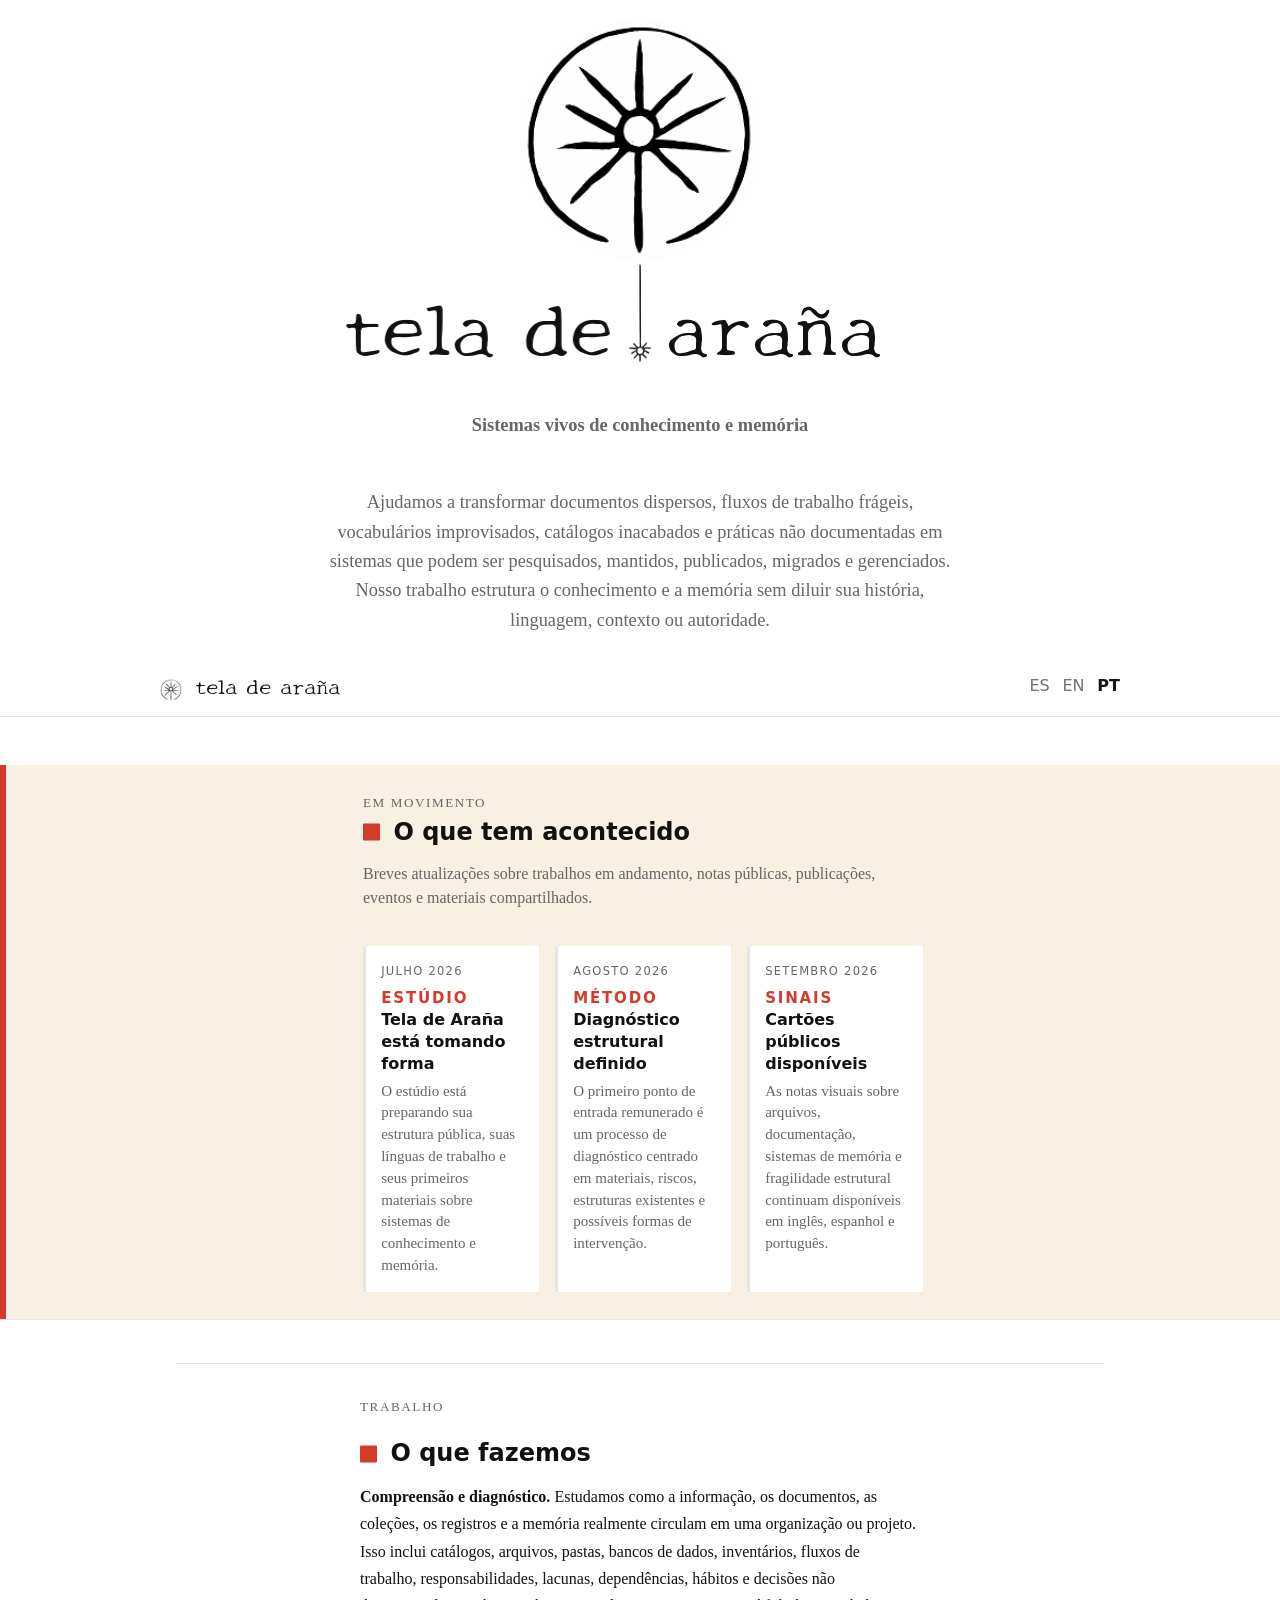
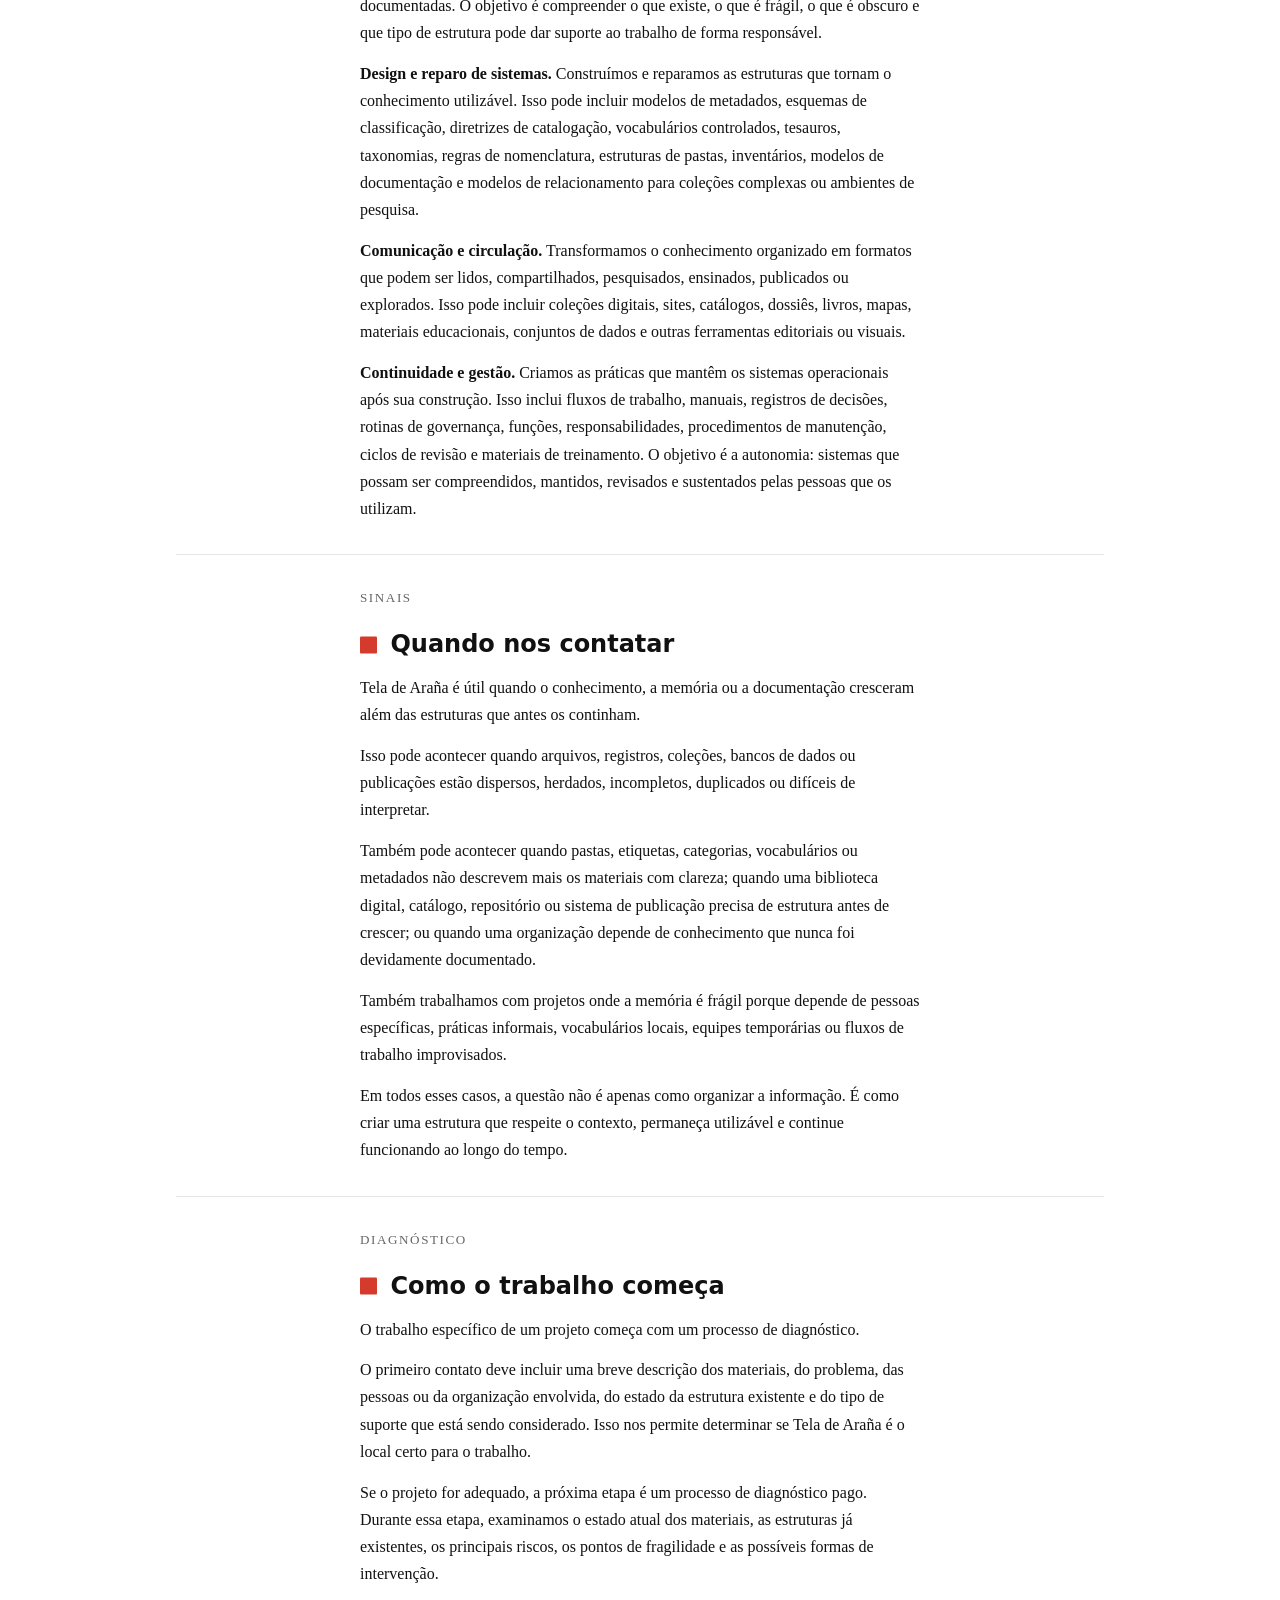
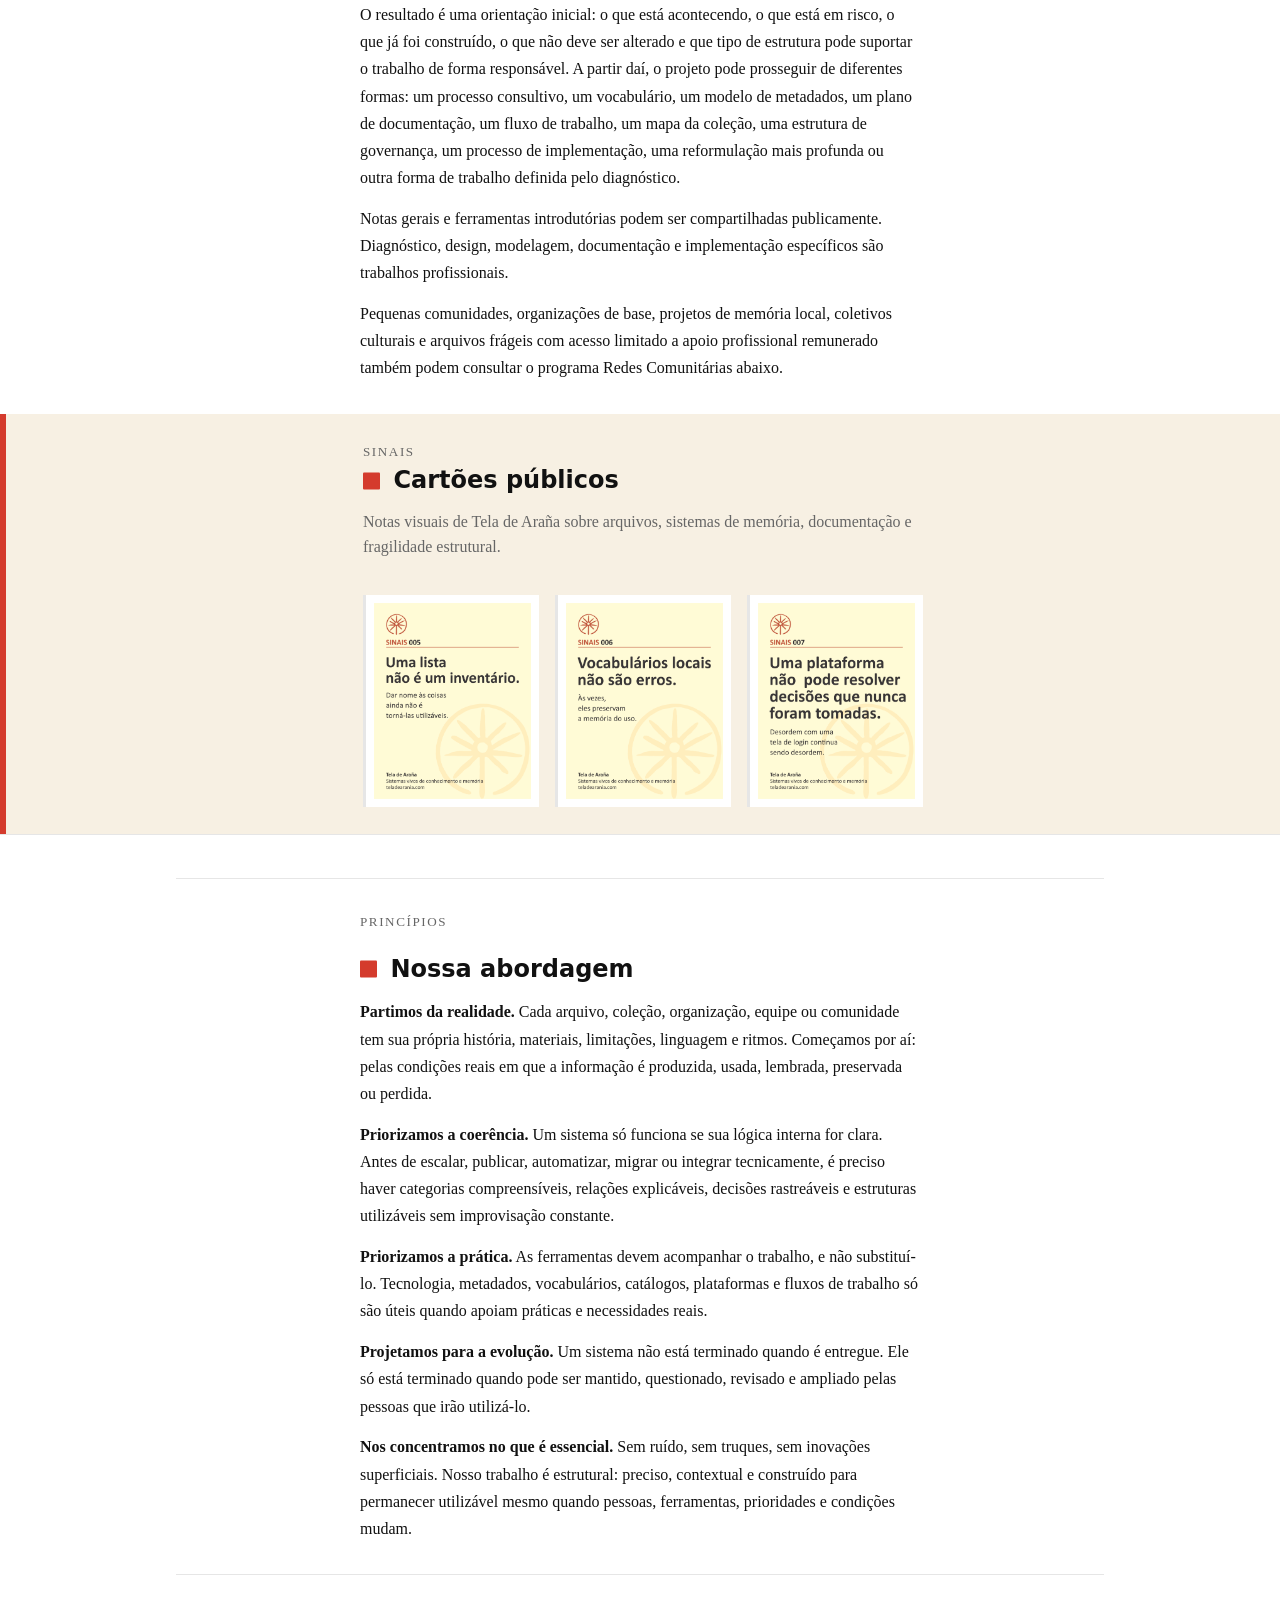
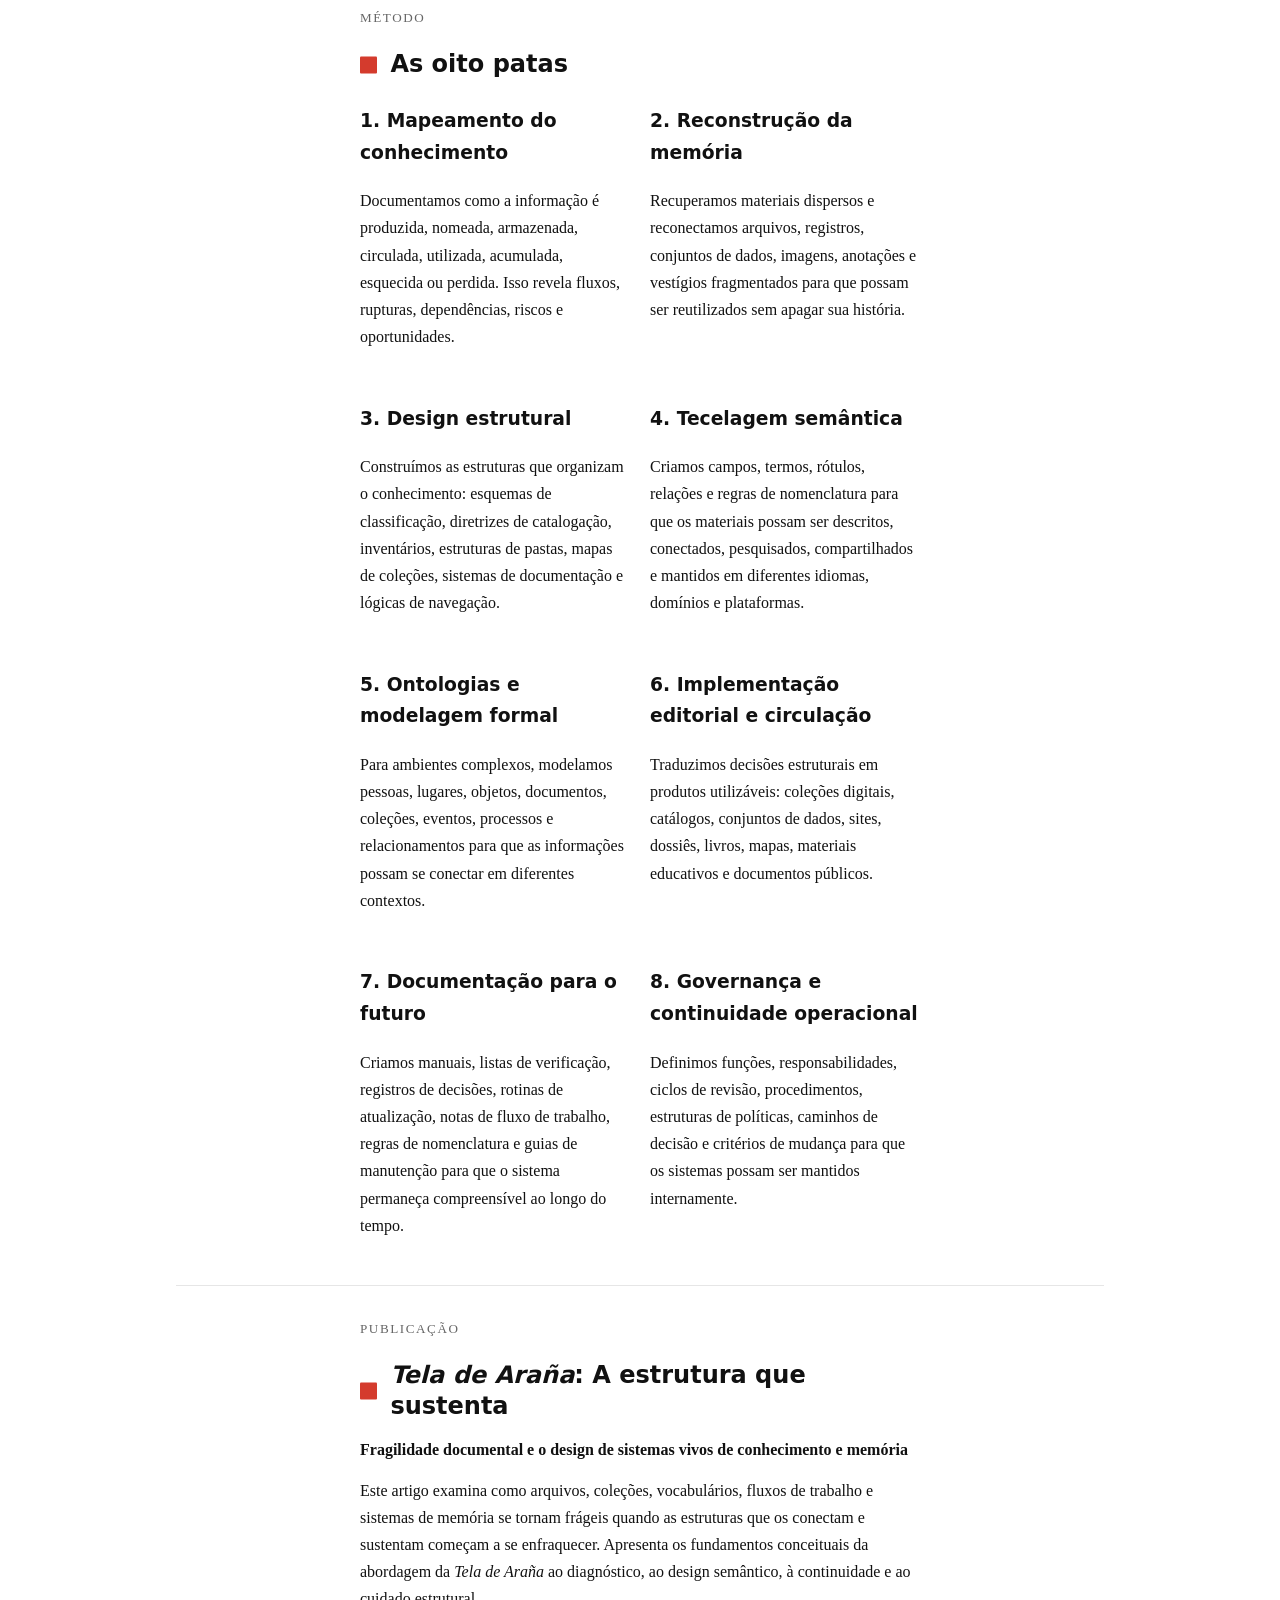
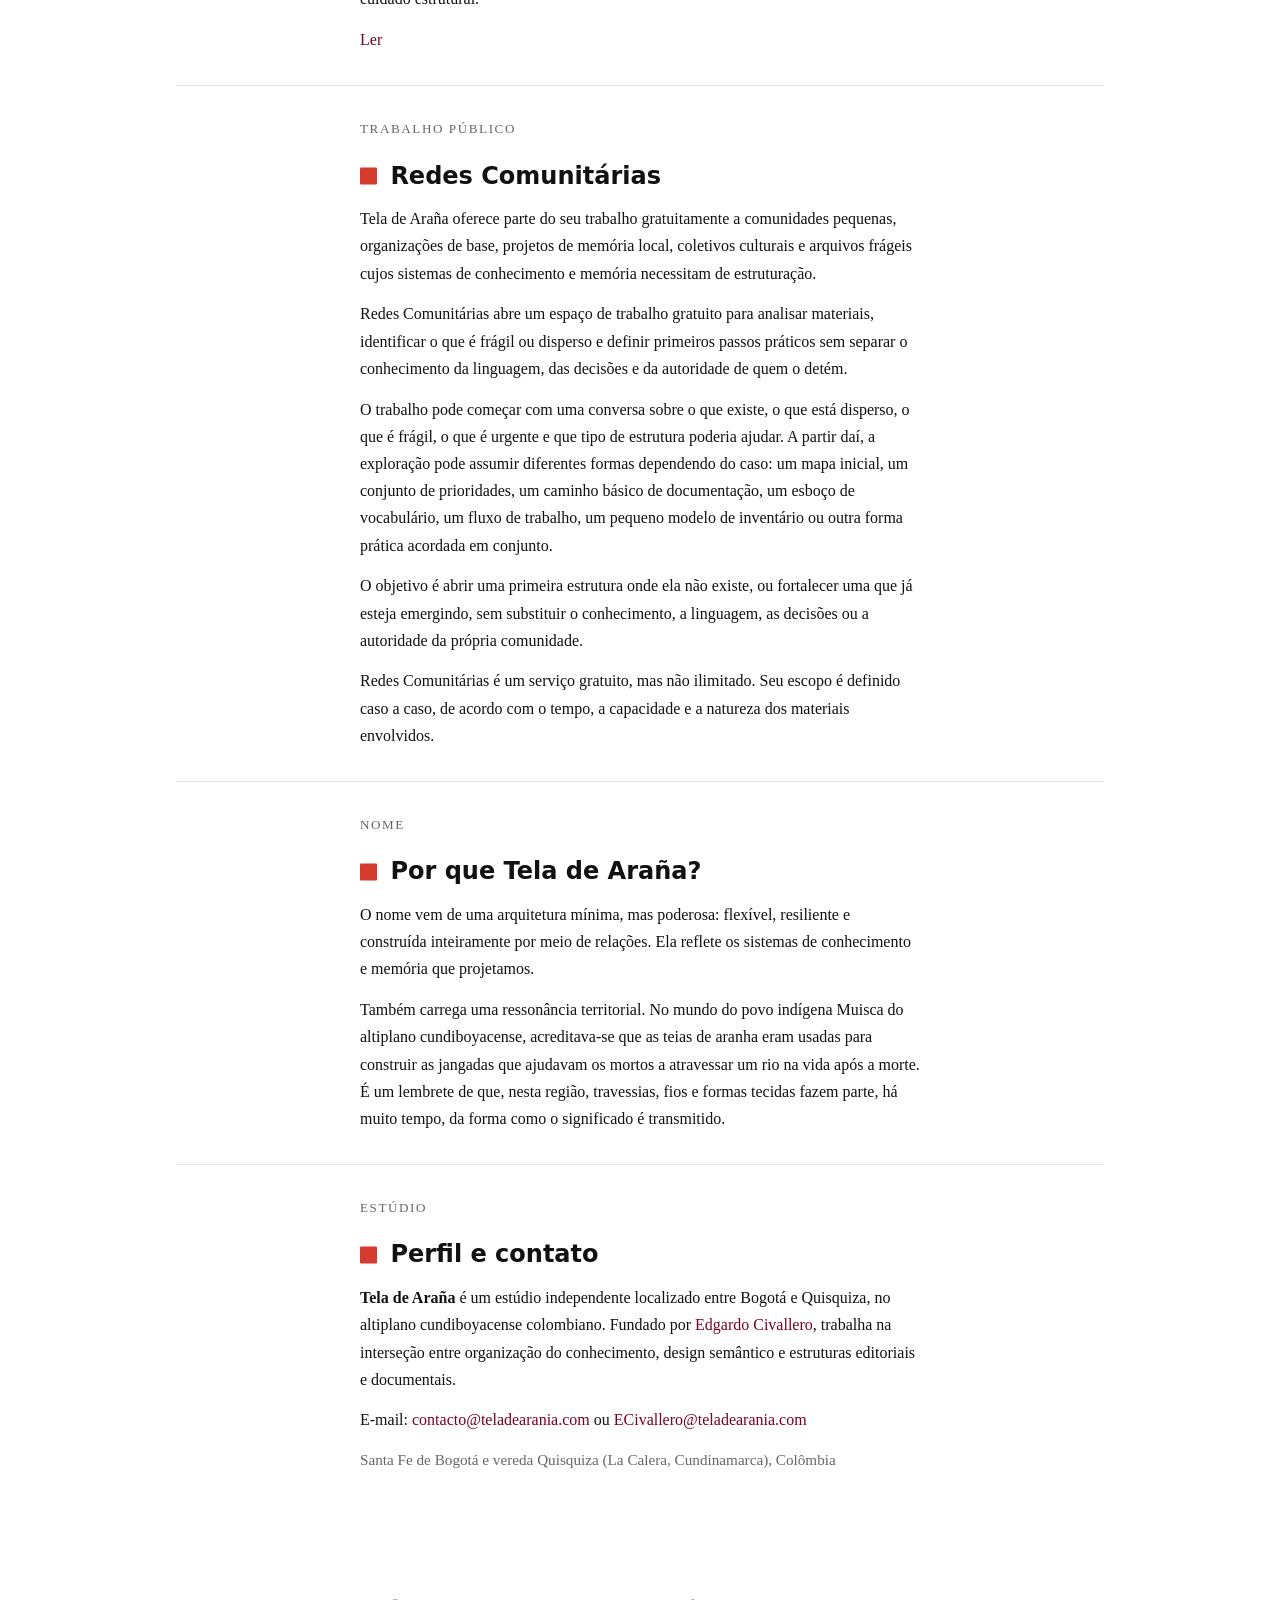
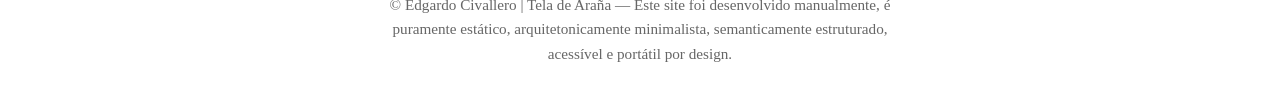
<file: portugues.html>
<!DOCTYPE html>

<html lang="pt">

<head>

<title>Tela de Araña | Sistemas vivos de conhecimento e memória | por Edgardo Civallero</title>

<link rel="icon" href="/favicon.ico" type="image/x-icon">
<link rel="icon" href="/favicon.png?v=2">

<meta charset="utf-8">
<meta name="viewport" content="width=device-width, initial-scale=1">
<meta name="description" content="Estúdio latino-americano especializado em organização do conhecimento, design semântico e sistemas documentais-editoriais para instituições, organizações e coletivos.">

<link rel="preload" href="style.css" as="style">
<link rel="stylesheet" href="style.css">
<meta name="color-scheme" content="light dark">

<!-- Structured data -->

<script type="application/ld+json">
{
"@context": "https://schema.org",
"@type": "Organization",
"name": "Tela de Araña",
"url": "https://teladearania.com/",
"description": "Estúdio independente dedicado a sistemas vivos de conhecimento e memória na América Latina.",
"founder": "Edgardo Civallero",
"address": {
"@type": "PostalAddress",
"addressLocality": "Bogotá",
"addressCountry": "CO"
}
}
</script>

</head>

<body>

<header role="banner">
<figure class="brand" role="group" aria-label="Tela de Araña">
<img class="brand-circle" src="img/mark-circle.png" alt="Glifo de Tela de Araña">
<figcaption class="brand-wordmark" aria-label="tela de araña">
<span class="left">tela de</span>
<img class="brand-thread" src="img/mark-thread.png" alt="" aria-hidden="true">
<span class="right">araña</span>
</figcaption>
</figure>

<p class="lead">
<strong>Sistemas vivos de conhecimento e memória</strong></p>
<p class="lead">
Ajudamos a transformar documentos dispersos, fluxos de trabalho frágeis, vocabulários improvisados, catálogos inacabados e práticas não documentadas em sistemas que podem ser pesquisados, mantidos, publicados, migrados e gerenciados. Nosso trabalho estrutura o conhecimento e a memória sem diluir sua história, linguagem, contexto ou autoridade.</p>
</header>

<nav class="topbar">
<div class="topbar-inner">
<a class="topbar-brand" href="/">
<img src="img/mark-circle.png" alt="" class="topbar-logo">
tela de araña
</a>
<div class="topbar-lang">
<a href="index.html" lang="es" >ES</a>
<a href="english.html" lang="en">EN</a>
<a href="/" lang="pt" aria-current="page">PT</a>
</div>
</div>
</nav>

<main id="content" role="main">

<section id="in-motion" class="in-motion-wrap" aria-labelledby="h-motion">
<div class="in-motion">
<div class="motion-head">
<div class="kicker">Em movimento</div>
<h2 id="h-motion">O que tem acontecido</h2>
<p>
Breves atualizações sobre trabalhos em andamento, notas públicas, publicações, eventos e materiais compartilhados.</p>
</div>

<div class="motion-list" aria-label="Últimas atualizações">
<article class="motion-item">
<time datetime="2026-07-01">Julho 2026</time>
<p class="motion-type">Estúdio</p>
<h3>Tela de Araña está tomando forma</h3>
<p>
O estúdio está preparando sua estrutura pública, suas línguas de trabalho e seus primeiros materiais sobre sistemas de conhecimento e memória.</p>
</article>

<article class="motion-item">
<time datetime="2026-08-01">Agosto 2026</time>
<p class="motion-type">Método</p>
<h3>Diagnóstico estrutural definido</h3>
<p>
O primeiro ponto de entrada remunerado é um processo de diagnóstico centrado em materiais, riscos, estruturas existentes e possíveis formas de intervenção.</p>
</article>

<article class="motion-item">
<time datetime="2026-09-01">Setembro 2026</time>
<p class="motion-type">Sinais</p>
<h3>Cartões públicos disponíveis</h3>
<p>
As notas visuais sobre arquivos, documentação, sistemas de memória e fragilidade estrutural continuam disponíveis em inglês, espanhol e português.</p>
</article>
</div>
</div>
</section>

<hr>

<section id="trabalho" aria-labelledby="h-trabalho">
<div class="kicker">Trabalho</div>
<h2 id="h-trabalho">O que fazemos</h2>
<p>
<strong>Compreensão e diagnóstico.</strong> Estudamos como a informação, os documentos, as coleções, os registros e a memória realmente circulam em uma organização ou projeto. Isso inclui catálogos, arquivos, pastas, bancos de dados, inventários, fluxos de trabalho, responsabilidades, lacunas, dependências, hábitos e decisões não documentadas. O objetivo é compreender o que existe, o que é frágil, o que é obscuro e que tipo de estrutura pode dar suporte ao trabalho de forma responsável.</p>
<p>
<strong>Design e reparo de sistemas.</strong> Construímos e reparamos as estruturas que tornam o conhecimento utilizável. Isso pode incluir modelos de metadados, esquemas de classificação, diretrizes de catalogação, vocabulários controlados, tesauros, taxonomias, regras de nomenclatura, estruturas de pastas, inventários, modelos de documentação e modelos de relacionamento para coleções complexas ou ambientes de pesquisa.</p>
<p>
<strong>Comunicação e circulação.</strong> Transformamos o conhecimento organizado em formatos que podem ser lidos, compartilhados, pesquisados, ensinados, publicados ou explorados. Isso pode incluir coleções digitais, sites, catálogos, dossiês, livros, mapas, materiais educacionais, conjuntos de dados e outras ferramentas editoriais ou visuais.</p>
<p>
<strong>Continuidade e gestão.</strong> Criamos as práticas que mantêm os sistemas operacionais após sua construção. Isso inclui fluxos de trabalho, manuais, registros de decisões, rotinas de governança, funções, responsabilidades, procedimentos de manutenção, ciclos de revisão e materiais de treinamento. O objetivo é a autonomia: sistemas que possam ser compreendidos, mantidos, revisados e sustentados pelas pessoas que os utilizam.</p>
</section>

<hr>

<section id="sinais" aria-labelledby="h-sinais">
<div class="kicker">Sinais</div>
<h2 id="h-sinais">Quando nos contatar</h2>
<p>
Tela de Araña é útil quando o conhecimento, a memória ou a documentação cresceram além das estruturas que antes os continham.</p>
<p>
Isso pode acontecer quando arquivos, registros, coleções, bancos de dados ou publicações estão dispersos, herdados, incompletos, duplicados ou difíceis de interpretar.</p>
<p>
Também pode acontecer quando pastas, etiquetas, categorias, vocabulários ou metadados não descrevem mais os materiais com clareza; quando uma biblioteca digital, catálogo, repositório ou sistema de publicação precisa de estrutura antes de crescer; ou quando uma organização depende de conhecimento que nunca foi devidamente documentado.</p>
<p>
Também trabalhamos com projetos onde a memória é frágil porque depende de pessoas específicas, práticas informais, vocabulários locais, equipes temporárias ou fluxos de trabalho improvisados.</p>
<p>
Em todos esses casos, a questão não é apenas como organizar a informação. É como criar uma estrutura que respeite o contexto, permaneça utilizável e continue funcionando ao longo do tempo.</p>
</section>

<hr>

<section id="diagnostico" aria-labelledby="h-diagnostico">
<div class="kicker">Diagnóstico</div>
<h2 id="h-diagnostico">Como o trabalho começa</h2>
<p>
O trabalho específico de um projeto começa com um processo de diagnóstico.</p>
<p>
O primeiro contato deve incluir uma breve descrição dos materiais, do problema, das pessoas ou da organização envolvida, do estado da estrutura existente e do tipo de suporte que está sendo considerado. Isso nos permite determinar se Tela de Araña é o local certo para o trabalho.</p>
<p>
Se o projeto for adequado, a próxima etapa é um processo de diagnóstico pago. Durante essa etapa, examinamos o estado atual dos materiais, as estruturas já existentes, os principais riscos, os pontos de fragilidade e as possíveis formas de intervenção.</p>
<p>
O resultado é uma orientação inicial: o que está acontecendo, o que está em risco, o que já foi construído, o que não deve ser alterado e que tipo de estrutura pode suportar o trabalho de forma responsável. A partir daí, o projeto pode prosseguir de diferentes formas: um processo consultivo, um vocabulário, um modelo de metadados, um plano de documentação, um fluxo de trabalho, um mapa da coleção, uma estrutura de governança, um processo de implementação, uma reformulação mais profunda ou outra forma de trabalho definida pelo diagnóstico.</p>
<p>
Notas gerais e ferramentas introdutórias podem ser compartilhadas publicamente. Diagnóstico, design, modelagem, documentação e implementação específicos são trabalhos profissionais.</p>
<p>
Pequenas comunidades, organizações de base, projetos de memória local, coletivos culturais e arquivos frágeis com acesso limitado a apoio profissional remunerado também podem consultar o programa Redes Comunitárias abaixo.</p>
</section>

<section id="signs-gallery" class="signs-gallery-wrap" aria-labelledby="h-signs-gallery">
<div class="signs-gallery">
<div class="signs-gallery-head">
<div class="kicker">Sinais</div>
<h2 id="h-signs-gallery">Cartões públicos</h2>
<p>
Notas visuais de Tela de Araña sobre arquivos, sistemas de memória, documentação e fragilidade estrutural.</p>
</div>

<div class="signs-gallery-list" aria-label="Cartões visuais de Sinais">

<article class="signs-card">
<a href="img/sinais005.png" target="_blank" rel="noopener noreferrer">
<img src="img/sinais005.png">
</a>
</article>

<article class="signs-card">
<a href="img/sinais006.png" target="_blank" rel="noopener noreferrer">
<img src="img/sinais006.png">
</a>
</article>

<article class="signs-card">
<a href="img/sinais007.png" target="_blank" rel="noopener noreferrer">
<img src="img/sinais007.png">
</a>
</article>
</div>
</div>
</section>

<hr>

<section id="principios" aria-labelledby="h-principios">
<div class="kicker">Princípios</div>
<h2 id="h-principios">Nossa abordagem</h2>
<p>
<strong>Partimos da realidade.</strong> Cada arquivo, coleção, organização, equipe ou comunidade tem sua própria história, materiais, limitações, linguagem e ritmos. Começamos por aí: pelas condições reais em que a informação é produzida, usada, lembrada, preservada ou perdida.</p>
<p>
<strong>Priorizamos a coerência.</strong> Um sistema só funciona se sua lógica interna for clara. Antes de escalar, publicar, automatizar, migrar ou integrar tecnicamente, é preciso haver categorias compreensíveis, relações explicáveis, decisões rastreáveis e estruturas utilizáveis ​​sem improvisação constante.</p>
<p>
<strong>Priorizamos a prática.</strong> As ferramentas devem acompanhar o trabalho, e não substituí-lo. Tecnologia, metadados, vocabulários, catálogos, plataformas e fluxos de trabalho só são úteis quando apoiam práticas e necessidades reais.</p>
<p>
<strong>Projetamos para a evolução.</strong> Um sistema não está terminado quando é entregue. Ele só está terminado quando pode ser mantido, questionado, revisado e ampliado pelas pessoas que irão utilizá-lo.</p>
<p>
<strong>Nos concentramos no que é essencial.</strong> Sem ruído, sem truques, sem inovações superficiais. Nosso trabalho é estrutural: preciso, contextual e construído para permanecer utilizável mesmo quando pessoas, ferramentas, prioridades e condições mudam.</p>
</section>

<hr>

<section id="metodo" aria-labelledby="h-metodo">
<div class="kicker">Método</div>
<h2 id="h-metodo">As oito patas</h2>
<div class="grid grid-2" role="list">
<article role="listitem"><h3>1. Mapeamento do conhecimento</h3><p>
Documentamos como a informação é produzida, nomeada, armazenada, circulada, utilizada, acumulada, esquecida ou perdida. Isso revela fluxos, rupturas, dependências, riscos e oportunidades.</p></article>
<article role="listitem"><h3>2. Reconstrução da memória</h3><p>
Recuperamos materiais dispersos e reconectamos arquivos, registros, conjuntos de dados, imagens, anotações e vestígios fragmentados para que possam ser reutilizados sem apagar sua história.</p></article>
<article role="listitem"><h3>3. Design estrutural</h3><p>
Construímos as estruturas que organizam o conhecimento: esquemas de classificação, diretrizes de catalogação, inventários, estruturas de pastas, mapas de coleções, sistemas de documentação e lógicas de navegação.</p></article>
<article role="listitem"><h3>4. Tecelagem semântica</h3><p>
Criamos campos, termos, rótulos, relações e regras de nomenclatura para que os materiais possam ser descritos, conectados, pesquisados, compartilhados e mantidos em diferentes idiomas, domínios e plataformas.</p></article>
<article role="listitem"><h3>5. Ontologias e modelagem formal</h3><p>
Para ambientes complexos, modelamos pessoas, lugares, objetos, documentos, coleções, eventos, processos e relacionamentos para que as informações possam se conectar em diferentes contextos.</p></article>
<article role="listitem"><h3>6. Implementação editorial e circulação</h3><p>
Traduzimos decisões estruturais em produtos utilizáveis: coleções digitais, catálogos, conjuntos de dados, sites, dossiês, livros, mapas, materiais educativos e documentos públicos.</p></article>
<article role="listitem"><h3>7. Documentação para o futuro</h3><p>
Criamos manuais, listas de verificação, registros de decisões, rotinas de atualização, notas de fluxo de trabalho, regras de nomenclatura e guias de manutenção para que o sistema permaneça compreensível ao longo do tempo.</p></article>
<article role="listitem"><h3>8. Governança e continuidade operacional</h3><p>
Definimos funções, responsabilidades, ciclos de revisão, procedimentos, estruturas de políticas, caminhos de decisão e critérios de mudança para que os sistemas possam ser mantidos internamente.</p></article>
</div>
</section>

<hr>

<section id="publication-structure-that-holds" aria-labelledby="h-structure-that-holds">
<div class="kicker">Publicação</div>

<h2 id="h-structure-that-holds">
<i>Tela de Araña</i>: A estrutura que sustenta</h2>
<p>
<strong>Fragilidade documental e o design de sistemas vivos de conhecimento e memória</strong></p>
<p>
Este artigo examina como arquivos, coleções, vocabulários, fluxos de trabalho e sistemas de memória se tornam frágeis quando as estruturas que os conectam e sustentam começam a se enfraquecer. Apresenta os fundamentos conceituais da abordagem da <i>Tela de Araña</i> ao diagnóstico, ao design semântico, à continuidade e ao cuidado estrutural.</p>
<p>
<a href="pubs/art01PT.pdf" target="_blank" rel="noopener noreferrer" type="application/pdf">Ler</a></p>
</section>

<hr>

<section id="trabalhopublico" aria-labelledby="h-trabalhopublico">
<div class="kicker">Trabalho público</div>
<h2 id="h-trabalhopublico">Redes Comunitárias</h2>
<p>
Tela de Araña oferece parte do seu trabalho gratuitamente a comunidades pequenas, organizações de base, projetos de memória local, coletivos culturais e arquivos frágeis cujos sistemas de conhecimento e memória necessitam de estruturação.</p>
<p>
Redes Comunitárias abre um espaço de trabalho gratuito para analisar materiais, identificar o que é frágil ou disperso e definir primeiros passos práticos sem separar o conhecimento da linguagem, das decisões e da autoridade de quem o detém.</p>
<p>
O trabalho pode começar com uma conversa sobre o que existe, o que está disperso, o que é frágil, o que é urgente e que tipo de estrutura poderia ajudar. A partir daí, a exploração pode assumir diferentes formas dependendo do caso: um mapa inicial, um conjunto de prioridades, um caminho básico de documentação, um esboço de vocabulário, um fluxo de trabalho, um pequeno modelo de inventário ou outra forma prática acordada em conjunto.</p>
<p>
O objetivo é abrir uma primeira estrutura onde ela não existe, ou fortalecer uma que já esteja emergindo, sem substituir o conhecimento, a linguagem, as decisões ou a autoridade da própria comunidade.</p>
<p>
Redes Comunitárias é um serviço gratuito, mas não ilimitado. Seu escopo é definido caso a caso, de acordo com o tempo, a capacidade e a natureza dos materiais envolvidos.</p>
</section>

<hr>

<section id="nome" aria-labelledby="h-nome">
<div class="kicker">Nome</div>
<h2 id="h-nome">Por que Tela de Araña?</h2>
<p>O nome vem de uma arquitetura mínima, mas poderosa: flexível, resiliente e construída inteiramente por meio de relações. Ela reflete os sistemas de conhecimento e memória que projetamos.</p>
<p>Também carrega uma ressonância territorial. No mundo do povo indígena Muisca do altiplano cundiboyacense, acreditava-se que as teias de aranha eram usadas para construir as jangadas que ajudavam os mortos a atravessar um rio na vida após a morte. É um lembrete de que, nesta região, travessias, fios e formas tecidas fazem parte, há muito tempo, da forma como o significado é transmitido.</p>
</section>

<hr>

<section id="estudio" aria-labelledby="h-estudio">
<div class="kicker">Estúdio</div>
<h2 id="h-estudio">Perfil e contato</h2>
<p><strong>Tela de Araña</strong> é um estúdio independente localizado entre Bogotá e Quisquiza, no altiplano cundiboyacense colombiano. Fundado por <a href="https://edgardocivallero.com/" target="_blank" title="Edgardo Civallero">Edgardo Civallero</a>, trabalha na interseção entre organização do conhecimento, design semântico e estruturas editoriais e documentais.</p>
<p>E-mail: <a href="mailto:contacto@teladearania.com">contacto@teladearania.com</a> ou <a href="mailto:ECivallero@teladearania.com">ECivallero@teladearania.com</a></p>
<p class="small">Santa Fe de Bogotá e vereda Quisquiza (La Calera, Cundinamarca), Colômbia</p>
</section>
</main>

<footer role="contentinfo">
<p class="small">© Edgardo Civallero | Tela de Araña — Este site foi desenvolvido manualmente, é puramente estático, arquitetonicamente minimalista, semanticamente estruturado, acessível e portátil por design.</p>
</footer>
</body>
</html>
</file>
<file: style.css>
/* Fuente */

@font-face {
font-family: 'New Tegomin';
src: url('fonts/NewTegomin-Regular.ttf') format('truetype');
font-weight: 400;
font-style: normal;
font-display: swap;
}

/* Variables de diseño */

:root {
/* Colores */
--bg: #ffffff;
--fg: #111111;
--muted: #666666;
--link: #7a0022;
--line: #e6e6e6;
--accent: #d43b2d;
--panel: #f7f0e3;
--panel-strong: #efe1cc;

/* layout */
--maxch: 70ch;

/* Brand / logo */
--brand-w: 680px;
--circle-d: 240px;
--thread-h: 100px;
--gap: 22px;

--title-size: 4.8rem;
--title-track: 0.01em;

/* Animación del logo */
--t-fade: 2.2s;
--t-drop: 2.6s;
--t-slide: 2.0s;

--delay-circle: .20s;
--delay-thread: 1.20s;
--delay-left:   2.20s;
--delay-right:  2.45s;
}

/* Paleta Dark Mode */

@media (prefers-color-scheme: dark) {
:root {
--bg: #0b0b0c;
--fg: #eaeaea;
--muted: #a9a9a9;
--accent: #d43b2d;
--link: #e06666;
--line: #2a2a2a;
--panel: #151413;
--panel-strong: #1d1a17;
}
}

/* Base */

* {
box-sizing: border-box;
}

html {
scroll-behavior: smooth;
}

body {
margin: 0;
background: var(--bg);
color: var(--fg);
font: 16px/1.7 ui-serif, Georgia, Cambria, "Times New Roman", Times, serif;
}

/* Main */

main {
max-width: 960px;
margin: 0 auto;
padding: 3rem 1rem;
}

header, footer {
max-width: 960px;
margin: 0 auto;
padding: 1.25rem 1rem;
}

/* Tipografía */

h1, h2, h3 {
font-family: ui-sans-serif, system-ui, -apple-system, "Segoe UI", Roboto, Helvetica, Arial;
}

h1 {
font-weight: 600;
font-size: clamp(1.8rem, 1.2rem + 2.2vw, 3.2rem);
margin: 0.5rem 0 0;
}

h2 {
position: relative;
padding-left: 1.9rem;
line-height: 1.3;
margin-bottom: .35rem;
}

h2::before {
content: "";
position: absolute;
left: 0;
top: 50%;
transform: translateY(-50%);
width: .7em;
height: .7em;
background: var(--accent);
border-radius: 1px;
}

.lead {
max-width: var(--maxch);
color: var(--muted);
text-align: center;
margin: 3rem auto 0;
font-size: 1.15rem;
line-height: 1.6;
}

hr {
border: 0;
border-top: 1px solid var(--line);
margin: 2rem 0;
}

section {
max-width: var(--maxch);
margin: 0 auto 2rem auto;
}

p {
margin: 0.85rem 0;
}

a {
color: var(--link);
text-decoration: none;
text-underline-offset: 0.15em;
}

a:focus-visible, button:focus-visible {
outline: 2px solid var(--link);
outline-offset: 2px;
}

.small {
font-size: 0.95rem;
color: var(--muted);
}

/* In motion */

section.in-motion-wrap {
max-width: none;
width: 100vw;
margin-left: calc(50% - 50vw);
margin-right: calc(50% - 50vw);
margin-bottom: 2.75rem;
padding: 1.7rem 1rem;
background: var(--panel);
border-left: 6px solid var(--accent);
box-shadow: 0 1px 0 var(--line);
}

.in-motion {
max-width: var(--maxch);
margin: 0 auto;
display: grid;
grid-template-columns: 1fr;
gap: 1.35rem;
}

.motion-head {
max-width: var(--maxch);
}

.motion-head h2 {
margin-top: 0.15rem;
}

.motion-head p {
color: var(--muted);
font-size: 1rem;
line-height: 1.55;
}

.motion-list {
display: grid;
grid-template-columns: repeat(3, minmax(0, 1fr));
gap: 1rem;
}

.motion-item {
background: var(--bg);
padding: 0.95rem;
border-left: 3px solid var(--line);
transition: border-color .2s ease, transform .2s ease;
}

.motion-item:hover {
border-left-color: var(--accent);
transform: translateX(2px);
}

.motion-item time {
display: block;
margin-bottom: 0.35rem;
font-family: ui-sans-serif, system-ui, -apple-system, "Segoe UI", Roboto, Helvetica, Arial;
font-size: 0.72rem;
letter-spacing: 0.11em;
text-transform: uppercase;
color: var(--muted);
}

.motion-type {
margin: 0 0 0.25rem 0;
font-family: ui-sans-serif, system-ui, -apple-system, "Segoe UI", Roboto, Helvetica, Arial;
font-size: 0.72rem;
letter-spacing: 0.12em;
text-transform: uppercase;
color: var(--accent);
font-weight: 700;
}

.motion-item h3 {
margin: 0;
font-size: 1rem;
line-height: 1.35;
}

.motion-item h3 a {
color: var(--fg);
text-decoration: none;
}

.motion-item h3 a:hover {
color: var(--link);
text-decoration: underline;
}

.motion-item p {
margin: 0.4rem 0 0;
color: var(--muted);
font-size: 0.94rem;
line-height: 1.45;
}

.motion-item .motion-type {
color: var(--accent);
}

/* In motion mobile */

@media (max-width: 760px) {
section.in-motion-wrap {
padding: 1.35rem 1rem;
margin-bottom: 2.25rem;
border-left-width: 4px;
}

.motion-list {
grid-template-columns: 1fr;
gap: 1rem;
}

.motion-item {
transform: none;
}

.motion-item:hover {
transform: none;
}
}

/* Signs gallery */

section.signs-gallery-wrap {
max-width: none;
width: 100vw;
margin-left: calc(50% - 50vw);
margin-right: calc(50% - 50vw);
margin-bottom: 2.75rem;
padding: 1.7rem 1rem;
background: var(--panel);
border-left: 6px solid var(--accent);
box-shadow: 0 1px 0 var(--line);
}

.signs-gallery {
max-width: var(--maxch);
margin: 0 auto;
display: grid;
grid-template-columns: 1fr;
gap: 1.35rem;
}

.signs-gallery-head {
max-width: var(--maxch);
}

.signs-gallery-head h2 {
margin-top: 0.15rem;
}

.signs-gallery-head p {
color: var(--muted);
font-size: 1rem;
line-height: 1.55;
}

.signs-gallery-list {
display: grid;
grid-template-columns: repeat(3, minmax(0, 1fr));
gap: 1rem;
}

.signs-card {
background: var(--bg);
padding: 0.5rem;
border-left: 3px solid var(--line);
transition: border-color .2s ease, transform .2s ease;
}

.signs-card:hover {
border-left-color: var(--accent);
transform: translateX(2px);
}

.signs-card a {
display: block;
}

.signs-card img {
display: block;
width: 100%;
height: auto;
}

/* Signs gallery mobile */

@media (max-width: 760px) {
section.signs-gallery-wrap {
padding: 1.35rem 1rem;
margin-bottom: 2.25rem;
border-left-width: 4px;
}

.signs-gallery-list {
grid-template-columns: 1fr;
gap: 1rem;
}

.signs-card {
transform: none;
}

.signs-card:hover {
transform: none;
}
}

/* Grid */

.grid {
display: grid;
grid-template-columns: 1fr;
gap: 1.25rem;
}

@media (min-width: 900px) {
.grid-2 {
grid-template-columns: 1fr 1fr;
}
}

.kicker {
letter-spacing: 0.12em;
text-transform: uppercase;
font-size: 0.82rem;
color: var(--muted);
}

ul.clean {
list-style: none;
padding: 0;
margin: 0;
}

ul.clean li {
margin: 0.4rem 0;
}

code {
font-family: ui-monospace, SFMono-Regular, Menlo, Monaco, Consolas, "Liberation Mono", monospace;
font-size: 0.9em;
background: rgba(127, 127, 127, 0.08);
padding: 0.1em 0.3em;
border-radius: 0.25em;
}

/* Pie */

footer {
text-align: center;
}

footer .small {
max-width: var(--maxch);
margin: 1.25rem auto 0;
line-height: 1.6;
}

/* Brand */

.brand {
width: var(--brand-w);
margin: 0 auto;
display: grid;
justify-items: center;
row-gap: var(--gap);
}

/* Fade in del círculo */

.brand-circle {
width: var(--circle-d);
height: auto;
opacity: 0;
animation: tdaFade var(--t-fade) cubic-bezier(.16, 1, .3, 1) var(--delay-circle) forwards;
will-change: opacity;
}

/* Wordmark */

.brand-wordmark {
width: var(--brand-w);
display: grid;
grid-template-columns: 1fr auto 1fr;
align-items: end;
column-gap: 14px;
white-space: nowrap;

font: var(--title-size)/1.05 'New Tegomin', ui-serif, Georgia, Cambria, "Times New Roman", Times, serif;
letter-spacing: var(--title-track);
color: var(--fg);
}

/* Thread */

.brand-thread {
display: block;
width: auto;
height: var(--thread-h);
justify-self: center;
align-self: end;
margin-top: -40px;
transform-origin: top center;
transform: scaleY(0);
opacity: .01;
animation: tdaDrop var(--t-drop) cubic-bezier(.16, 1, .3, 1) var(--delay-thread) forwards;
will-change: opacity, transform;
}

/* Tela de araña flanqueando el hilo */

.brand-wordmark .left, .brand-wordmark .right {
display: inline-block;
opacity: 0;
will-change: transform, opacity;
}

.brand-wordmark .left {
justify-self: end;
transform: translateX(-10%);
animation: tdaSlideL var(--t-slide) cubic-bezier(.16, 1, .3, 1) var(--delay-left) forwards;
}

.brand-wordmark .right {
justify-self: start;
transform: translateX(10%);
animation: tdaSlideR var(--t-slide) cubic-bezier(.16, 1, .3, 1) var(--delay-right) forwards;
}

/* Brand - Animaciones */

@keyframes tdaFade {
to { opacity: 1; }
}

@keyframes tdaDrop {
0%   { transform: scaleY(0); opacity: .01; }
30%  { opacity: 1; }
100% { transform: scaleY(1); opacity: 1; }
}

@keyframes tdaSlideL {
to { transform: translateX(0); opacity: 1; }
}

@keyframes tdaSlideR {
to { transform: translateX(0); opacity: 1; }
}

/* Motion accessibility */

@media (prefers-reduced-motion: reduce) {
* {
animation: none !important;
transition: none !important;
}
}

/* Sticky */

.topbar {
position: sticky;
top: 0;
z-index: 20;
background: var(--bg);
border-bottom: 1px solid var(--line);
padding: .75rem 1rem;
opacity: .98;
backdrop-filter: blur(3px);
}

.topbar-inner {
max-width: 960px;
margin: 0 auto;
display: flex;
justify-content: space-between;
align-items: center;
font-family: ui-sans-serif, system-ui, -apple-system, "Segoe UI", Roboto, Helvetica, Arial;
}

.topbar-brand {
font-family: 'New Tegomin', ui-serif, Georgia, Cambria, "Times New Roman", Times, serif;
font-weight: 400;
color: var(--fg);
text-decoration: none;
font-size: 1.35rem;
letter-spacing: var(--title-track);
}

.topbar-lang {
display: flex;
gap: .8rem;
padding: 0;
border: none;
background: none;
opacity: 1;
}

.topbar-lang a {
text-decoration: none;
color: var(--fg);
opacity: .6;
transition: opacity .2s ease;
}

.topbar-lang a:hover {
opacity: 1;
}

.topbar-lang a[aria-current="page"] {
opacity: 1;
font-weight: 600;
}

.topbar-logo {
width: 22px;
height: 22px;
margin-right: .35rem;
vertical-align: middle;
opacity: .85;
}

/* Mobile banner */
@media (max-width: 560px) {
:root{
--brand-w: 100%;
--circle-d: clamp(140px, 46vw, 220px);
--title-size: clamp(2.4rem, 10vw, 3.4rem);
--gap: 14px;

/* speed up a bit on mobile */
--t-fade: 1.6s;
--t-slide: 1.1s;

/* circle first, then left, then right */
--delay-circle: .10s;
--delay-left:   .85s;
--delay-right:  1.10s;
}

.brand { width: 100%; }

.brand-wordmark{
width: 100%;
grid-template-columns: 1fr;
column-gap: 0;
row-gap: .15rem;
white-space: normal;
text-align: center;
}

/* Remove the thread on mobile */
.brand-thread{
display: none;
}

/* Center both words */
.brand-wordmark .left,
.brand-wordmark .right{
justify-self: center;
}

/* Make the slide-in feel right on mobile */
.brand-wordmark .left{
transform: translateX(-16%);
animation: tdaSlideL var(--t-slide) cubic-bezier(.16, 1, .3, 1) var(--delay-left) forwards;
}

.brand-wordmark .right{
transform: translateX(16%);
animation: tdaSlideR var(--t-slide) cubic-bezier(.16, 1, .3, 1) var(--delay-right) forwards;
}

/* Optional: tighten the lead spacing so the header breathes */
.lead{
margin-top: 1.6rem;
font-size: 1.05rem;
}
}
</file>
